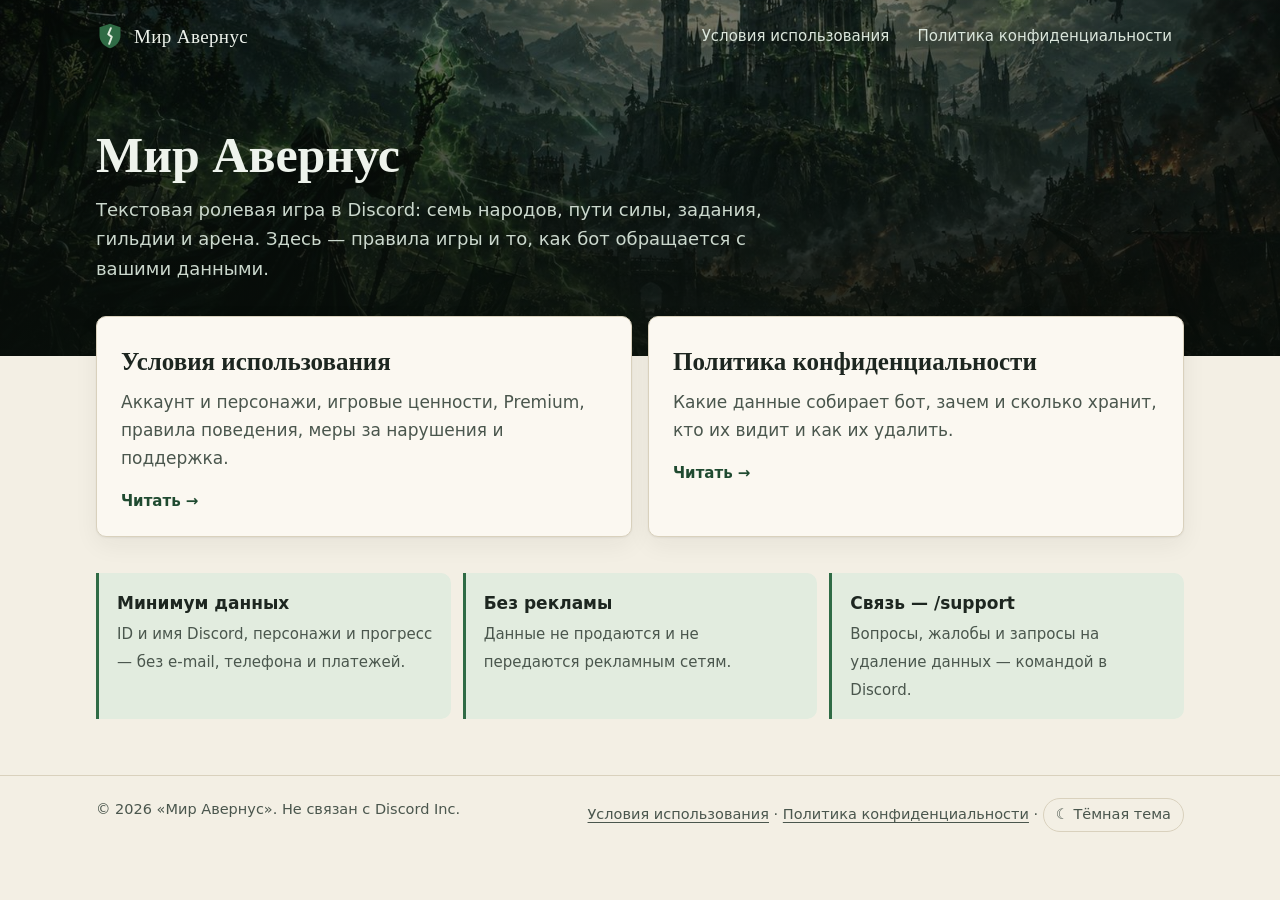
<file: index.html>
<!doctype html>
<html lang="ru">
<head>
<meta charset="utf-8">
<meta name="viewport" content="width=device-width, initial-scale=1">
<title>Мир Авернус — документы</title>
<meta name="description" content="Условия использования и Политика конфиденциальности Discord-бота «Мир Авернус» — текстовой ролевой игры.">
<link rel="icon" href="data:image/svg+xml,%3Csvg xmlns='http://www.w3.org/2000/svg' viewBox='0 0 32 32'%3E%3Cpath d='M16 2 4 6v9c0 7.2 5 12.6 12 15 7-2.4 12-7.8 12-15V6z' fill='%232f6b45'/%3E%3Cpath d='m17 7-3 7 4 3-3 8' fill='none' stroke='%23e2ecdf' stroke-width='2.2' stroke-linecap='round' stroke-linejoin='round'/%3E%3C/svg%3E">
<link rel="stylesheet" href="assets/style.css">
<script src="assets/theme.js"></script>
</head>
<body>
<header class="hero hero--home">
  <div class="hero-inner">
    <div class="topbar">
      <a class="brand" href="./">
        <svg viewBox="0 0 32 32" aria-hidden="true"><path d="M16 2 4 6v9c0 7.2 5 12.6 12 15 7-2.4 12-7.8 12-15V6z" fill="#2f6b45"/><path d="m17 7-3 7 4 3-3 8" fill="none" stroke="#e2ecdf" stroke-width="2.2" stroke-linecap="round" stroke-linejoin="round"/></svg>
        Мир Авернус
      </a>
      <nav class="topnav" aria-label="Документы">
        <a href="terms/">Условия использования</a>
        <a href="privacy/">Политика конфиденциальности</a>
      </nav>
    </div>
    <h1>Мир Авернус</h1>
    <p class="lead">Текстовая ролевая игра в Discord: семь народов, пути силы, задания, гильдии и арена. Здесь — правила игры и то, как бот обращается с вашими данными.</p>
  </div>
</header>

<main class="home" id="content">
  <div class="cards">
    <a class="card" href="terms/">
      <h2>Условия использования</h2>
      <p>Аккаунт и персонажи, игровые ценности, Premium, правила поведения, меры за нарушения и поддержка.</p>
      <span class="more">Читать →</span>
    </a>
    <a class="card" href="privacy/">
      <h2>Политика конфиденциальности</h2>
      <p>Какие данные собирает бот, зачем и сколько хранит, кто их видит и как их удалить.</p>
      <span class="more">Читать →</span>
    </a>
  </div>

  <div class="facts">
    <div class="fact"><strong>Минимум данных</strong><span>ID и имя Discord, персонажи и прогресс — без e-mail, телефона и платежей.</span></div>
    <div class="fact"><strong>Без рекламы</strong><span>Данные не продаются и не передаются рекламным сетям.</span></div>
    <div class="fact"><strong>Связь — /support</strong><span>Вопросы, жалобы и запросы на удаление данных — командой в Discord.</span></div>
  </div>
</main>

<footer class="footer">
  <div class="footer-inner">
    <span>© 2026 «Мир Авернус». Не связан с Discord Inc.</span>
    <span><a href="terms/">Условия использования</a> · <a href="privacy/">Политика конфиденциальности</a> · <button class="theme-toggle" type="button">Тема</button></span>
  </div>
</footer>
</body>
</html>
</file>
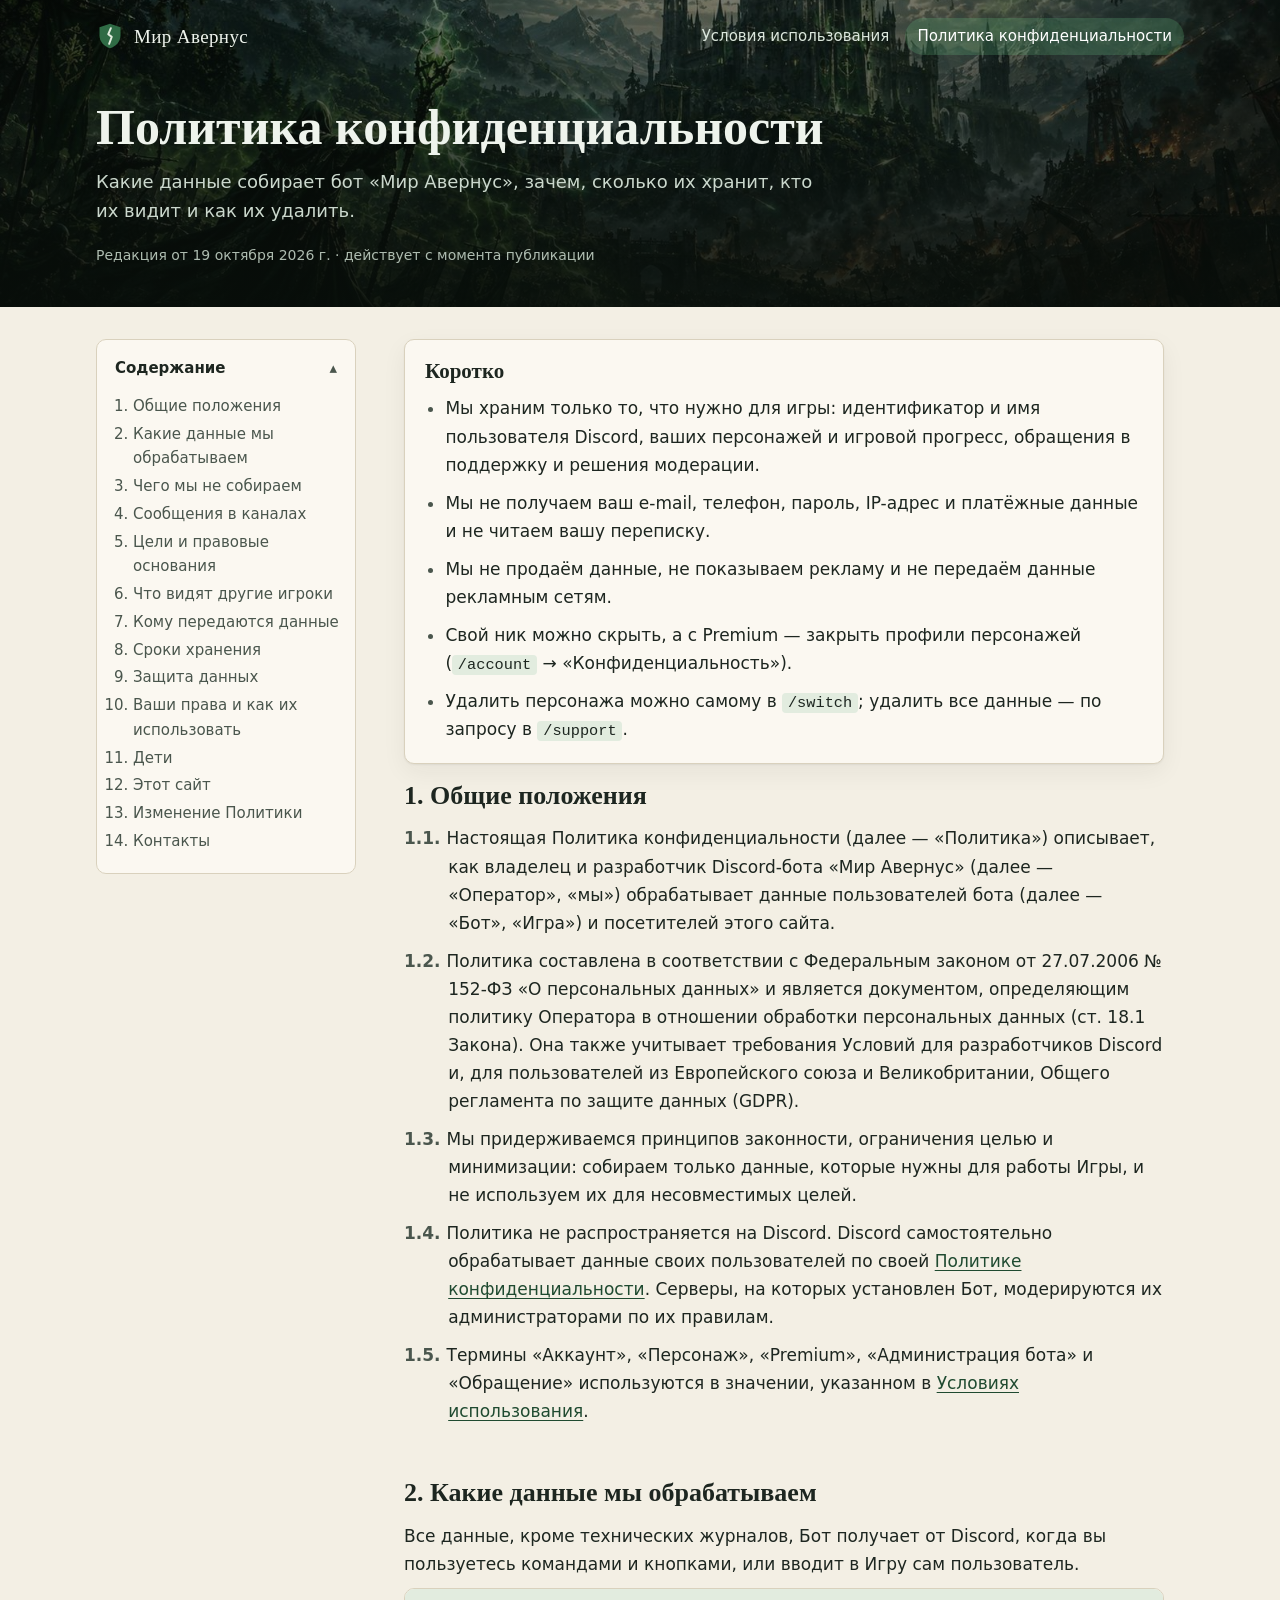
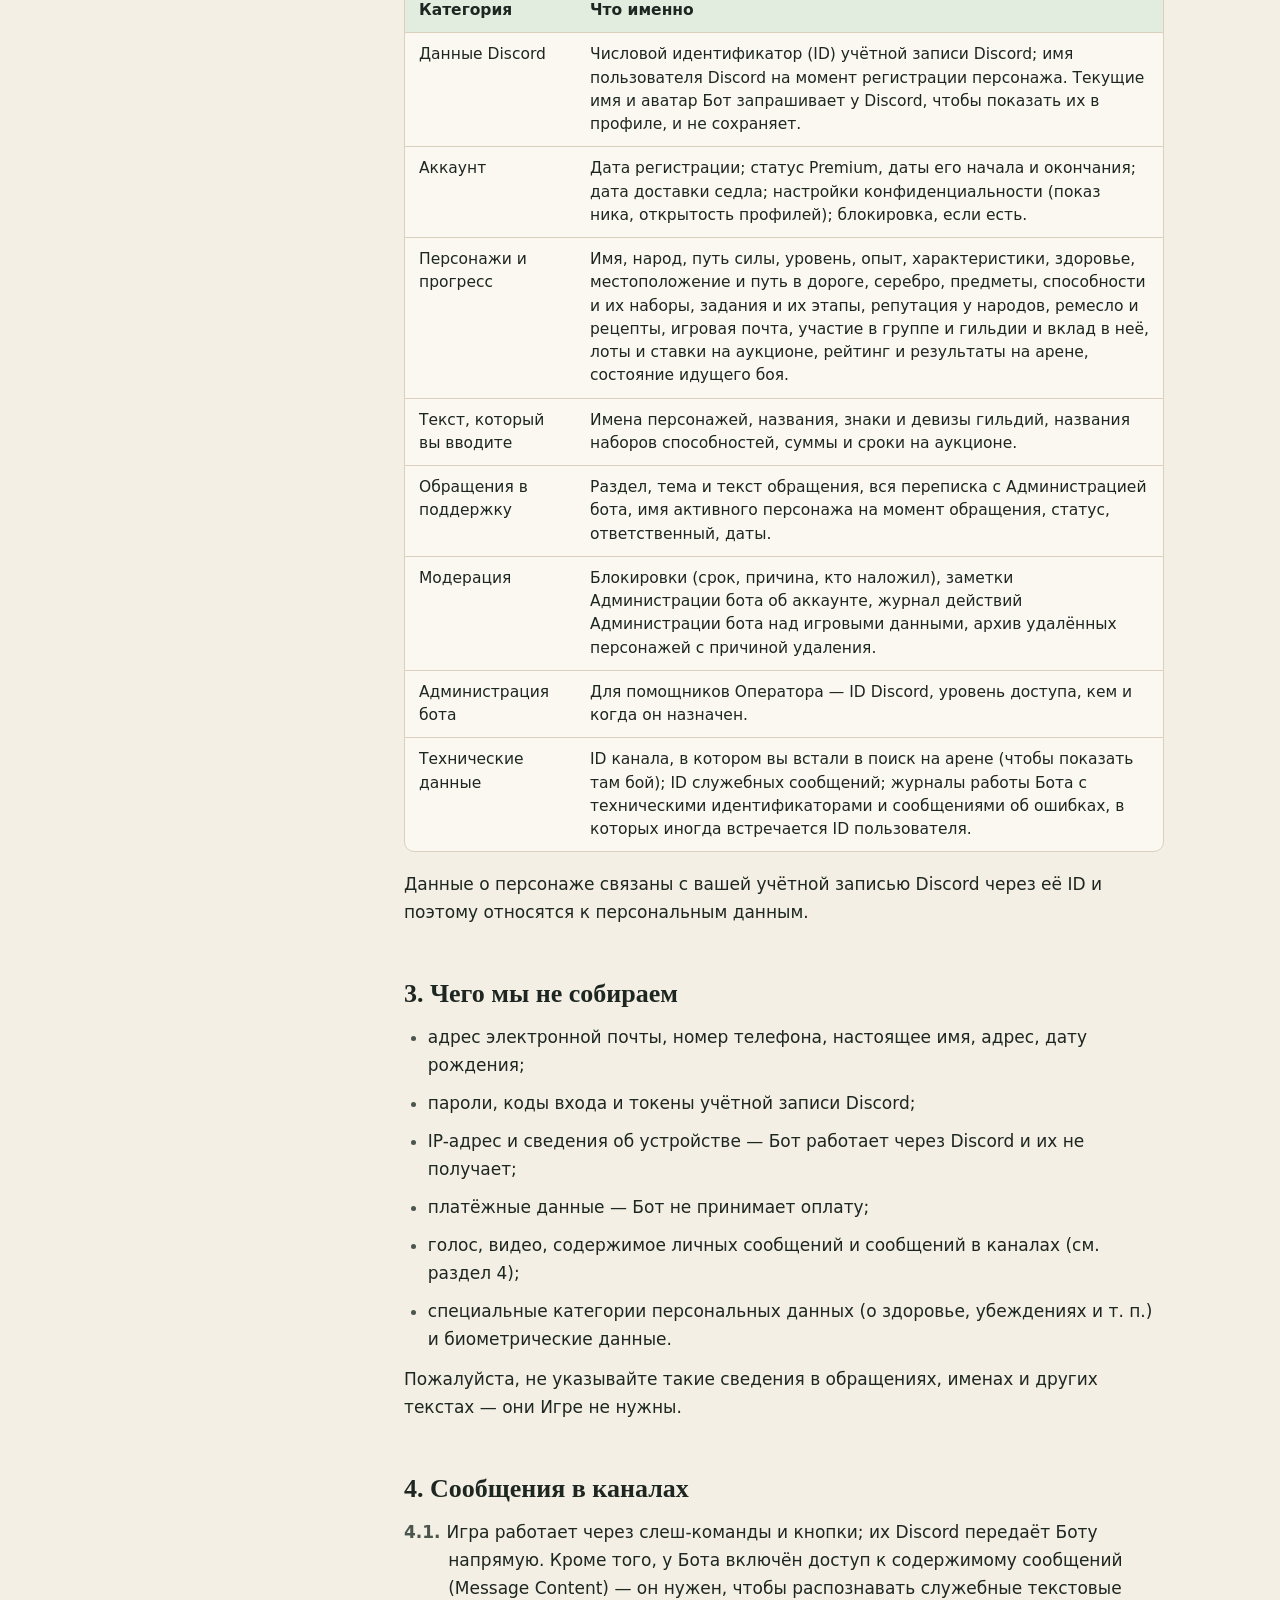
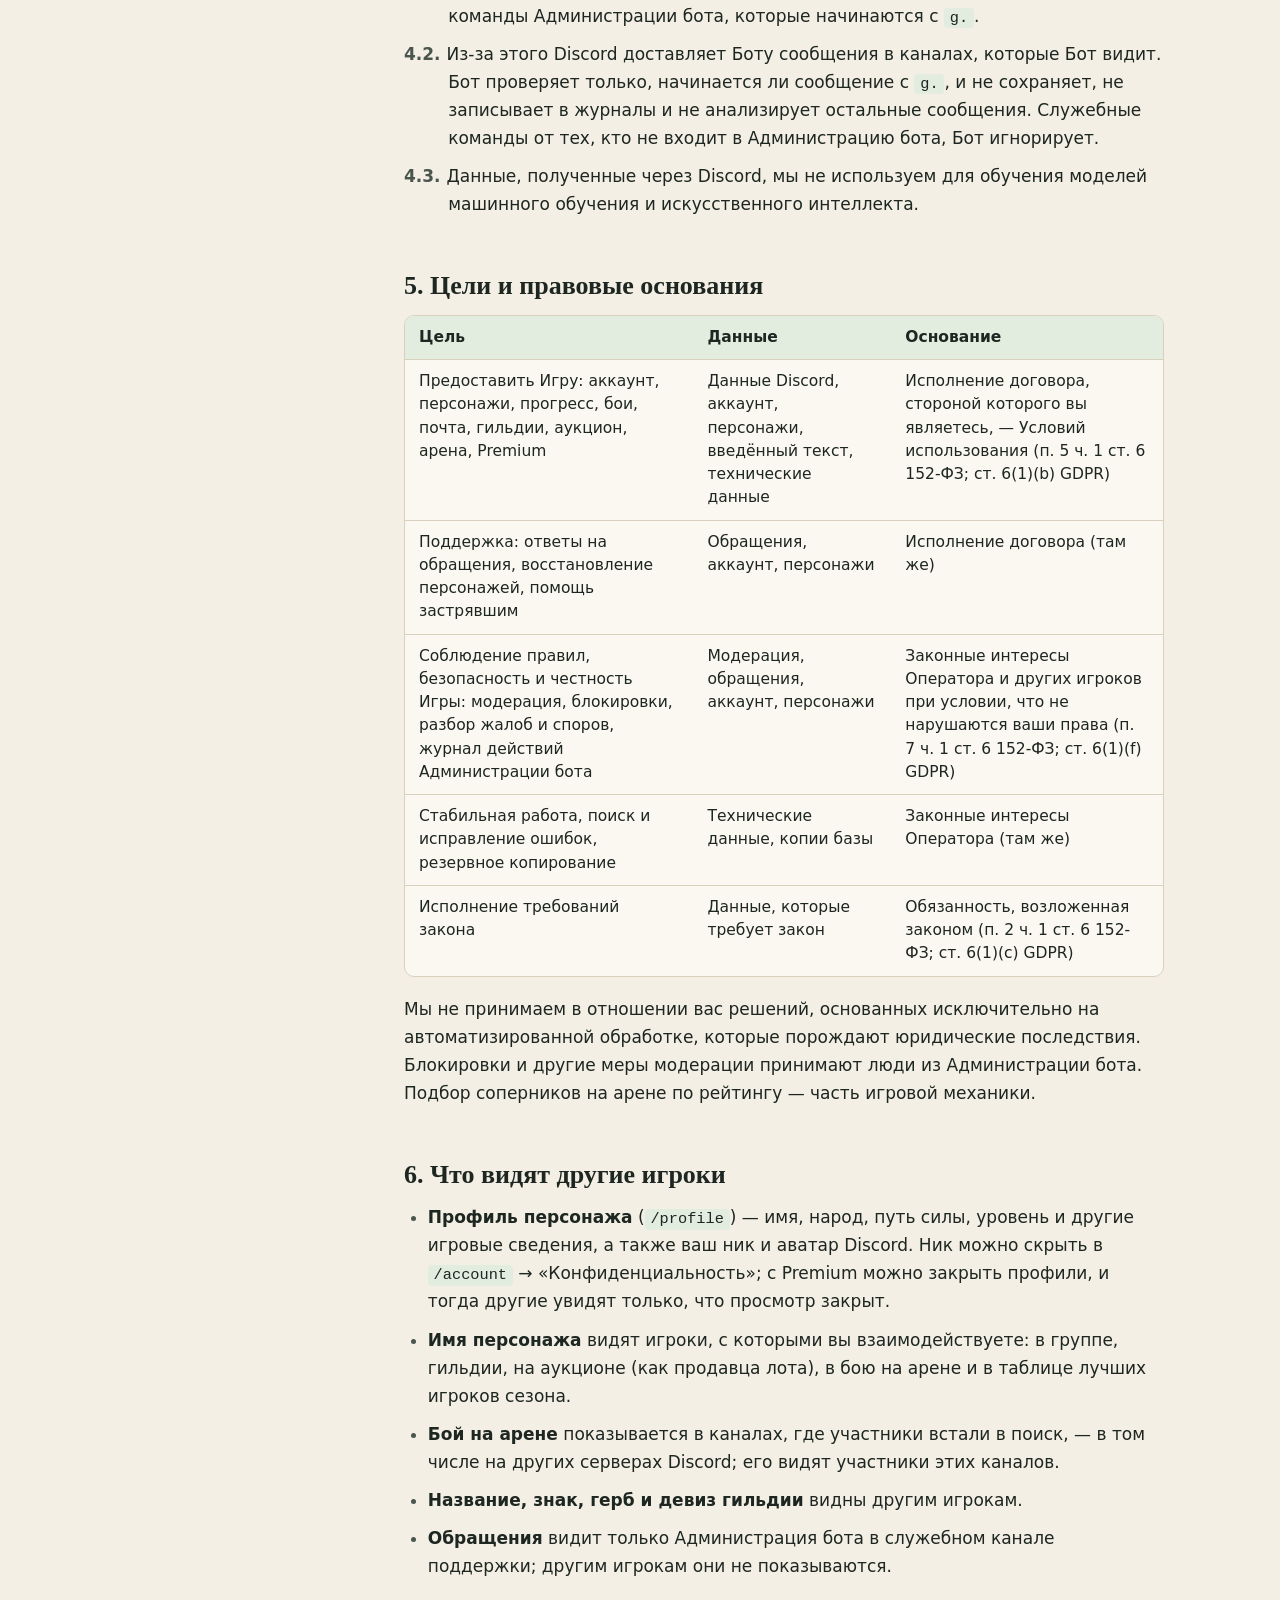
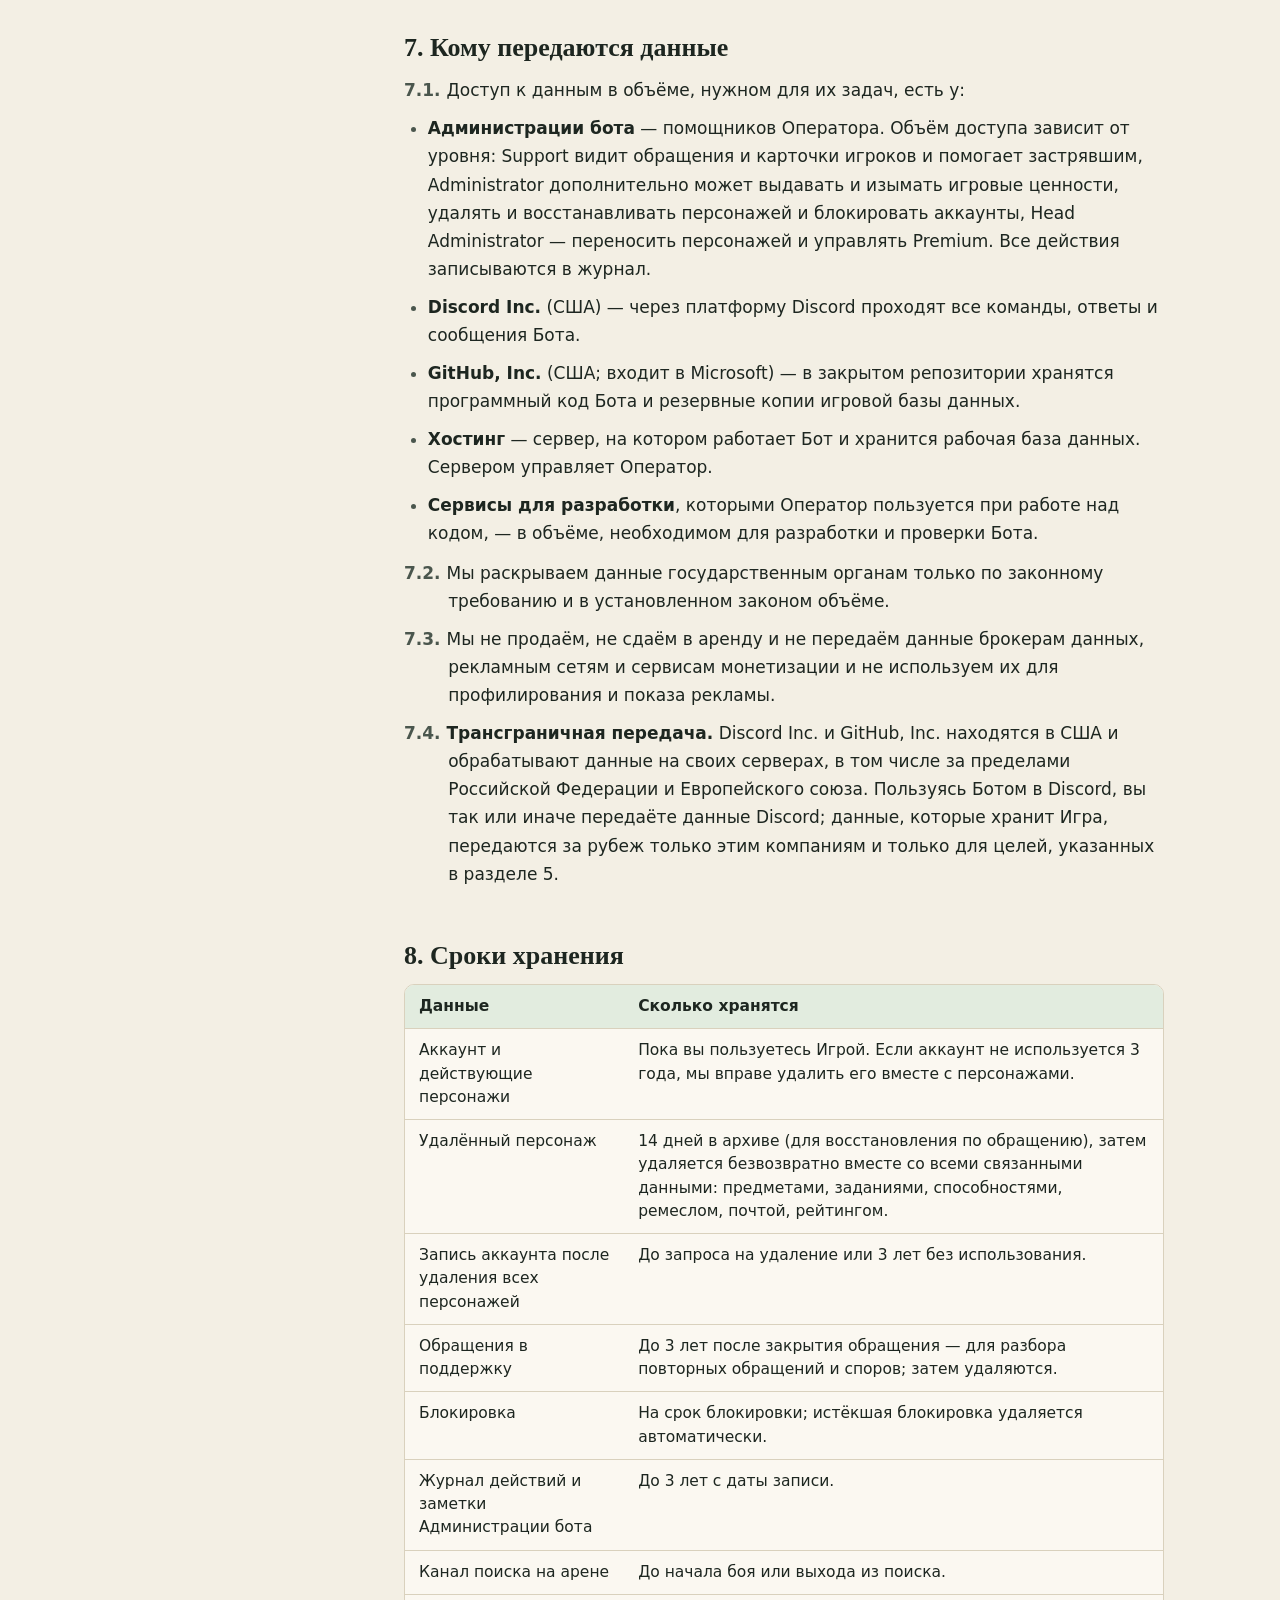
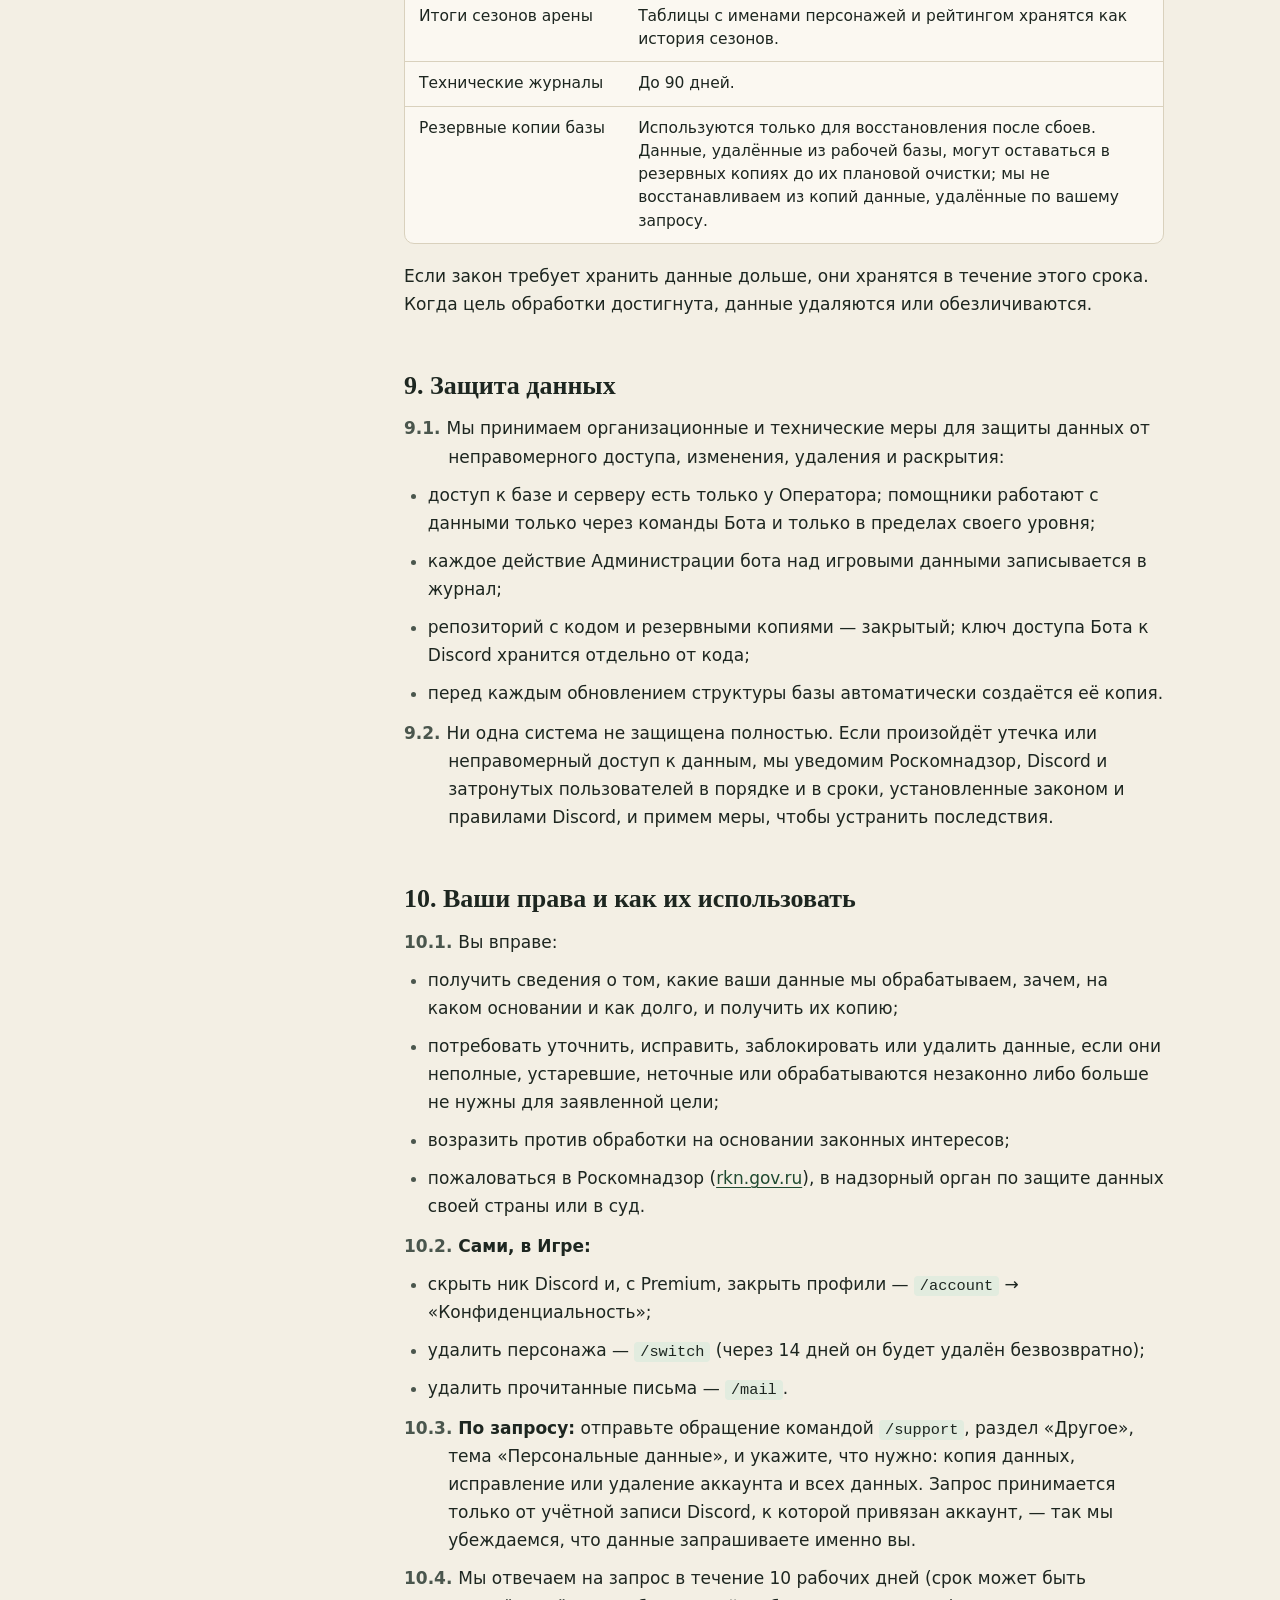
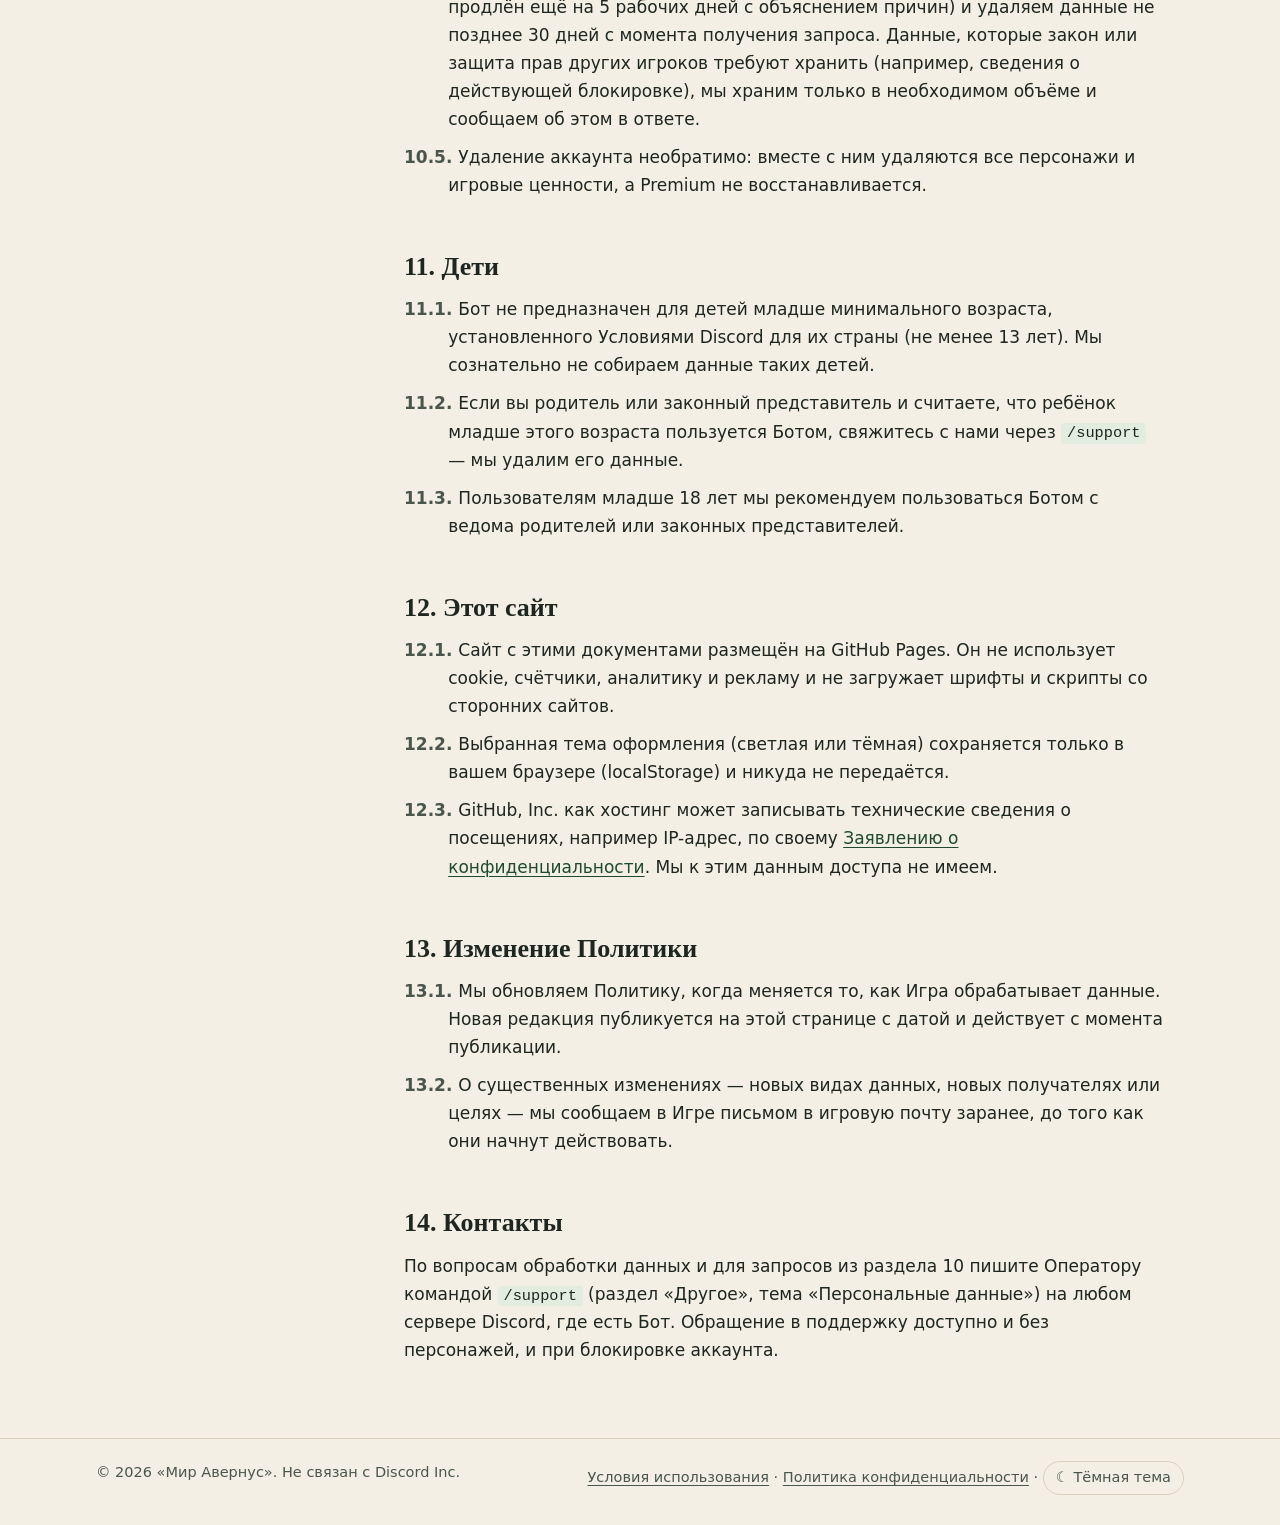
<file: privacy/index.html>
<!doctype html>
<html lang="ru">
<head>
<meta charset="utf-8">
<meta name="viewport" content="width=device-width, initial-scale=1">
<title>Политика конфиденциальности — Мир Авернус</title>
<meta name="description" content="Политика конфиденциальности Discord-бота «Мир Авернус»: какие данные собирает бот, зачем, сколько хранит, кому передаёт и как удалить свои данные.">
<link rel="icon" href="data:image/svg+xml,%3Csvg xmlns='http://www.w3.org/2000/svg' viewBox='0 0 32 32'%3E%3Cpath d='M16 2 4 6v9c0 7.2 5 12.6 12 15 7-2.4 12-7.8 12-15V6z' fill='%232f6b45'/%3E%3Cpath d='m17 7-3 7 4 3-3 8' fill='none' stroke='%23e2ecdf' stroke-width='2.2' stroke-linecap='round' stroke-linejoin='round'/%3E%3C/svg%3E">
<link rel="stylesheet" href="../assets/style.css">
<script src="../assets/theme.js"></script>
</head>
<body>
<a class="skip" href="#content">К тексту документа</a>

<header class="hero">
  <div class="hero-inner">
    <div class="topbar">
      <a class="brand" href="../">
        <svg viewBox="0 0 32 32" aria-hidden="true"><path d="M16 2 4 6v9c0 7.2 5 12.6 12 15 7-2.4 12-7.8 12-15V6z" fill="#2f6b45"/><path d="m17 7-3 7 4 3-3 8" fill="none" stroke="#e2ecdf" stroke-width="2.2" stroke-linecap="round" stroke-linejoin="round"/></svg>
        Мир Авернус
      </a>
      <nav class="topnav" aria-label="Документы">
        <a href="../terms/">Условия использования</a>
        <a href="../privacy/" aria-current="page">Политика конфиденциальности</a>
      </nav>
    </div>
    <h1>Политика конфиденциальности</h1>
    <p class="lead">Какие данные собирает бот «Мир Авернус», зачем, сколько их хранит, кто их видит и как их удалить.</p>
    <p class="meta">Редакция от 19 октября 2026 г. · действует с момента публикации</p>
  </div>
</header>

<div class="layout">
  <aside class="toc" aria-label="Содержание">
    <div class="toc-box">
      <details open>
        <summary>Содержание</summary>
        <ol>
          <li><a href="#general">Общие положения</a></li>
          <li><a href="#data">Какие данные мы обрабатываем</a></li>
          <li><a href="#not">Чего мы не собираем</a></li>
          <li><a href="#messages">Сообщения в каналах</a></li>
          <li><a href="#purposes">Цели и правовые основания</a></li>
          <li><a href="#visible">Что видят другие игроки</a></li>
          <li><a href="#share">Кому передаются данные</a></li>
          <li><a href="#retention">Сроки хранения</a></li>
          <li><a href="#security">Защита данных</a></li>
          <li><a href="#rights">Ваши права и как их использовать</a></li>
          <li><a href="#children">Дети</a></li>
          <li><a href="#site">Этот сайт</a></li>
          <li><a href="#changes">Изменение Политики</a></li>
          <li><a href="#contacts">Контакты</a></li>
        </ol>
      </details>
    </div>
  </aside>

  <main id="content" class="doc">

    <section class="summary" aria-labelledby="short">
      <h2 id="short">Коротко</h2>
      <ul>
        <li>Мы храним только то, что нужно для игры: идентификатор и имя пользователя Discord, ваших персонажей и игровой прогресс, обращения в поддержку и решения модерации.</li>
        <li>Мы не получаем ваш e-mail, телефон, пароль, IP-адрес и платёжные данные и не читаем вашу переписку.</li>
        <li>Мы не продаём данные, не показываем рекламу и не передаём данные рекламным сетям.</li>
        <li>Свой ник можно скрыть, а с Premium — закрыть профили персонажей (<code>/account</code> → «Конфиденциальность»).</li>
        <li>Удалить персонажа можно самому в <code>/switch</code>; удалить все данные — по запросу в <code>/support</code>.</li>
      </ul>
    </section>

    <h2 id="general">1. Общие положения</h2>
    <p class="clause"><span class="n">1.1.</span>Настоящая Политика конфиденциальности (далее — «Политика») описывает, как владелец и разработчик Discord-бота «Мир Авернус» (далее — «Оператор», «мы») обрабатывает данные пользователей бота (далее — «Бот», «Игра») и посетителей этого сайта.</p>
    <p class="clause"><span class="n">1.2.</span>Политика составлена в соответствии с Федеральным законом от 27.07.2006 № 152-ФЗ «О персональных данных» и является документом, определяющим политику Оператора в отношении обработки персональных данных (ст. 18.1 Закона). Она также учитывает требования Условий для разработчиков Discord и, для пользователей из Европейского союза и Великобритании, Общего регламента по защите данных (GDPR).</p>
    <p class="clause"><span class="n">1.3.</span>Мы придерживаемся принципов законности, ограничения целью и минимизации: собираем только данные, которые нужны для работы Игры, и не используем их для несовместимых целей.</p>
    <p class="clause"><span class="n">1.4.</span>Политика не распространяется на Discord. Discord самостоятельно обрабатывает данные своих пользователей по своей <a href="https://discord.com/privacy" rel="noopener">Политике конфиденциальности</a>. Серверы, на которых установлен Бот, модерируются их администраторами по их правилам.</p>
    <p class="clause"><span class="n">1.5.</span>Термины «Аккаунт», «Персонаж», «Premium», «Администрация бота» и «Обращение» используются в значении, указанном в <a href="../terms/#terms">Условиях использования</a>.</p>

    <h2 id="data">2. Какие данные мы обрабатываем</h2>
    <p>Все данные, кроме технических журналов, Бот получает от Discord, когда вы пользуетесь командами и кнопками, или вводит в Игру сам пользователь.</p>
    <div class="table-wrap">
      <table>
        <thead><tr><th scope="col">Категория</th><th scope="col">Что именно</th></tr></thead>
        <tbody>
          <tr><td>Данные Discord</td><td>Числовой идентификатор (ID) учётной записи Discord; имя пользователя Discord на момент регистрации персонажа. Текущие имя и аватар Бот запрашивает у Discord, чтобы показать их в профиле, и не сохраняет.</td></tr>
          <tr><td>Аккаунт</td><td>Дата регистрации; статус Premium, даты его начала и окончания; дата доставки седла; настройки конфиденциальности (показ ника, открытость профилей); блокировка, если есть.</td></tr>
          <tr><td>Персонажи и прогресс</td><td>Имя, народ, путь силы, уровень, опыт, характеристики, здоровье, местоположение и путь в дороге, серебро, предметы, способности и их наборы, задания и их этапы, репутация у народов, ремесло и рецепты, игровая почта, участие в группе и гильдии и вклад в неё, лоты и ставки на аукционе, рейтинг и результаты на арене, состояние идущего боя.</td></tr>
          <tr><td>Текст, который вы вводите</td><td>Имена персонажей, названия, знаки и девизы гильдий, названия наборов способностей, суммы и сроки на аукционе.</td></tr>
          <tr><td>Обращения в поддержку</td><td>Раздел, тема и текст обращения, вся переписка с Администрацией бота, имя активного персонажа на момент обращения, статус, ответственный, даты.</td></tr>
          <tr><td>Модерация</td><td>Блокировки (срок, причина, кто наложил), заметки Администрации бота об аккаунте, журнал действий Администрации бота над игровыми данными, архив удалённых персонажей с причиной удаления.</td></tr>
          <tr><td>Администрация бота</td><td>Для помощников Оператора — ID Discord, уровень доступа, кем и когда он назначен.</td></tr>
          <tr><td>Технические данные</td><td>ID канала, в котором вы встали в поиск на арене (чтобы показать там бой); ID служебных сообщений; журналы работы Бота с техническими идентификаторами и сообщениями об ошибках, в которых иногда встречается ID пользователя.</td></tr>
        </tbody>
      </table>
    </div>
    <p>Данные о персонаже связаны с вашей учётной записью Discord через её ID и поэтому относятся к персональным данным.</p>

    <h2 id="not">3. Чего мы не собираем</h2>
    <ul>
      <li>адрес электронной почты, номер телефона, настоящее имя, адрес, дату рождения;</li>
      <li>пароли, коды входа и токены учётной записи Discord;</li>
      <li>IP-адрес и сведения об устройстве — Бот работает через Discord и их не получает;</li>
      <li>платёжные данные — Бот не принимает оплату;</li>
      <li>голос, видео, содержимое личных сообщений и сообщений в каналах (см. раздел 4);</li>
      <li>специальные категории персональных данных (о здоровье, убеждениях и т. п.) и биометрические данные.</li>
    </ul>
    <p>Пожалуйста, не указывайте такие сведения в обращениях, именах и других текстах — они Игре не нужны.</p>

    <h2 id="messages">4. Сообщения в каналах</h2>
    <p class="clause"><span class="n">4.1.</span>Игра работает через слеш-команды и кнопки; их Discord передаёт Боту напрямую. Кроме того, у Бота включён доступ к содержимому сообщений (Message Content) — он нужен, чтобы распознавать служебные текстовые команды Администрации бота, которые начинаются с <code>g.</code>.</p>
    <p class="clause"><span class="n">4.2.</span>Из-за этого Discord доставляет Боту сообщения в каналах, которые Бот видит. Бот проверяет только, начинается ли сообщение с <code>g.</code>, и не сохраняет, не записывает в журналы и не анализирует остальные сообщения. Служебные команды от тех, кто не входит в Администрацию бота, Бот игнорирует.</p>
    <p class="clause"><span class="n">4.3.</span>Данные, полученные через Discord, мы не используем для обучения моделей машинного обучения и искусственного интеллекта.</p>

    <h2 id="purposes">5. Цели и правовые основания</h2>
    <div class="table-wrap">
      <table>
        <thead><tr><th scope="col">Цель</th><th scope="col">Данные</th><th scope="col">Основание</th></tr></thead>
        <tbody>
          <tr><td>Предоставить Игру: аккаунт, персонажи, прогресс, бои, почта, гильдии, аукцион, арена, Premium</td><td>Данные Discord, аккаунт, персонажи, введённый текст, технические данные</td><td>Исполнение договора, стороной которого вы являетесь, — Условий использования (п. 5 ч. 1 ст. 6 152-ФЗ; ст. 6(1)(b) GDPR)</td></tr>
          <tr><td>Поддержка: ответы на обращения, восстановление персонажей, помощь застрявшим</td><td>Обращения, аккаунт, персонажи</td><td>Исполнение договора (там же)</td></tr>
          <tr><td>Соблюдение правил, безопасность и честность Игры: модерация, блокировки, разбор жалоб и споров, журнал действий Администрации бота</td><td>Модерация, обращения, аккаунт, персонажи</td><td>Законные интересы Оператора и других игроков при условии, что не нарушаются ваши права (п. 7 ч. 1 ст. 6 152-ФЗ; ст. 6(1)(f) GDPR)</td></tr>
          <tr><td>Стабильная работа, поиск и исправление ошибок, резервное копирование</td><td>Технические данные, копии базы</td><td>Законные интересы Оператора (там же)</td></tr>
          <tr><td>Исполнение требований закона</td><td>Данные, которые требует закон</td><td>Обязанность, возложенная законом (п. 2 ч. 1 ст. 6 152-ФЗ; ст. 6(1)(c) GDPR)</td></tr>
        </tbody>
      </table>
    </div>
    <p>Мы не принимаем в отношении вас решений, основанных исключительно на автоматизированной обработке, которые порождают юридические последствия. Блокировки и другие меры модерации принимают люди из Администрации бота. Подбор соперников на арене по рейтингу — часть игровой механики.</p>

    <h2 id="visible">6. Что видят другие игроки</h2>
    <ul>
      <li><strong>Профиль персонажа</strong> (<code>/profile</code>) — имя, народ, путь силы, уровень и другие игровые сведения, а также ваш ник и аватар Discord. Ник можно скрыть в <code>/account</code> → «Конфиденциальность»; с Premium можно закрыть профили, и тогда другие увидят только, что просмотр закрыт.</li>
      <li><strong>Имя персонажа</strong> видят игроки, с которыми вы взаимодействуете: в группе, гильдии, на аукционе (как продавца лота), в бою на арене и в таблице лучших игроков сезона.</li>
      <li><strong>Бой на арене</strong> показывается в каналах, где участники встали в поиск, — в том числе на других серверах Discord; его видят участники этих каналов.</li>
      <li><strong>Название, знак, герб и девиз гильдии</strong> видны другим игрокам.</li>
      <li><strong>Обращения</strong> видит только Администрация бота в служебном канале поддержки; другим игрокам они не показываются.</li>
    </ul>

    <h2 id="share">7. Кому передаются данные</h2>
    <p class="clause"><span class="n">7.1.</span>Доступ к данным в объёме, нужном для их задач, есть у:</p>
    <ul>
      <li><strong>Администрации бота</strong> — помощников Оператора. Объём доступа зависит от уровня: Support видит обращения и карточки игроков и помогает застрявшим, Administrator дополнительно может выдавать и изымать игровые ценности, удалять и восстанавливать персонажей и блокировать аккаунты, Head Administrator — переносить персонажей и управлять Premium. Все действия записываются в журнал.</li>
      <li><strong>Discord Inc.</strong> (США) — через платформу Discord проходят все команды, ответы и сообщения Бота.</li>
      <li><strong>GitHub, Inc.</strong> (США; входит в Microsoft) — в закрытом репозитории хранятся программный код Бота и резервные копии игровой базы данных.</li>
      <li><strong>Хостинг</strong> — сервер, на котором работает Бот и хранится рабочая база данных. Сервером управляет Оператор.</li>
      <li><strong>Сервисы для разработки</strong>, которыми Оператор пользуется при работе над кодом, — в объёме, необходимом для разработки и проверки Бота.</li>
    </ul>
    <p class="clause"><span class="n">7.2.</span>Мы раскрываем данные государственным органам только по законному требованию и в установленном законом объёме.</p>
    <p class="clause"><span class="n">7.3.</span>Мы не продаём, не сдаём в аренду и не передаём данные брокерам данных, рекламным сетям и сервисам монетизации и не используем их для профилирования и показа рекламы.</p>
    <p class="clause"><span class="n">7.4.</span><strong>Трансграничная передача.</strong> Discord Inc. и GitHub, Inc. находятся в США и обрабатывают данные на своих серверах, в том числе за пределами Российской Федерации и Европейского союза. Пользуясь Ботом в Discord, вы так или иначе передаёте данные Discord; данные, которые хранит Игра, передаются за рубеж только этим компаниям и только для целей, указанных в разделе 5.</p>

    <h2 id="retention">8. Сроки хранения</h2>
    <div class="table-wrap">
      <table>
        <thead><tr><th scope="col">Данные</th><th scope="col">Сколько хранятся</th></tr></thead>
        <tbody>
          <tr><td>Аккаунт и действующие персонажи</td><td>Пока вы пользуетесь Игрой. Если аккаунт не используется 3 года, мы вправе удалить его вместе с персонажами.</td></tr>
          <tr><td>Удалённый персонаж</td><td>14 дней в архиве (для восстановления по обращению), затем удаляется безвозвратно вместе со всеми связанными данными: предметами, заданиями, способностями, ремеслом, почтой, рейтингом.</td></tr>
          <tr><td>Запись аккаунта после удаления всех персонажей</td><td>До запроса на удаление или 3 лет без использования.</td></tr>
          <tr><td>Обращения в поддержку</td><td>До 3 лет после закрытия обращения — для разбора повторных обращений и споров; затем удаляются.</td></tr>
          <tr><td>Блокировка</td><td>На срок блокировки; истёкшая блокировка удаляется автоматически.</td></tr>
          <tr><td>Журнал действий и заметки Администрации бота</td><td>До 3 лет с даты записи.</td></tr>
          <tr><td>Канал поиска на арене</td><td>До начала боя или выхода из поиска.</td></tr>
          <tr><td>Итоги сезонов арены</td><td>Таблицы с именами персонажей и рейтингом хранятся как история сезонов.</td></tr>
          <tr><td>Технические журналы</td><td>До 90 дней.</td></tr>
          <tr><td>Резервные копии базы</td><td>Используются только для восстановления после сбоев. Данные, удалённые из рабочей базы, могут оставаться в резервных копиях до их плановой очистки; мы не восстанавливаем из копий данные, удалённые по вашему запросу.</td></tr>
        </tbody>
      </table>
    </div>
    <p>Если закон требует хранить данные дольше, они хранятся в течение этого срока. Когда цель обработки достигнута, данные удаляются или обезличиваются.</p>

    <h2 id="security">9. Защита данных</h2>
    <p class="clause"><span class="n">9.1.</span>Мы принимаем организационные и технические меры для защиты данных от неправомерного доступа, изменения, удаления и раскрытия:</p>
    <ul>
      <li>доступ к базе и серверу есть только у Оператора; помощники работают с данными только через команды Бота и только в пределах своего уровня;</li>
      <li>каждое действие Администрации бота над игровыми данными записывается в журнал;</li>
      <li>репозиторий с кодом и резервными копиями — закрытый; ключ доступа Бота к Discord хранится отдельно от кода;</li>
      <li>перед каждым обновлением структуры базы автоматически создаётся её копия.</li>
    </ul>
    <p class="clause"><span class="n">9.2.</span>Ни одна система не защищена полностью. Если произойдёт утечка или неправомерный доступ к данным, мы уведомим Роскомнадзор, Discord и затронутых пользователей в порядке и в сроки, установленные законом и правилами Discord, и примем меры, чтобы устранить последствия.</p>

    <h2 id="rights">10. Ваши права и как их использовать</h2>
    <p class="clause"><span class="n">10.1.</span>Вы вправе:</p>
    <ul>
      <li>получить сведения о том, какие ваши данные мы обрабатываем, зачем, на каком основании и как долго, и получить их копию;</li>
      <li>потребовать уточнить, исправить, заблокировать или удалить данные, если они неполные, устаревшие, неточные или обрабатываются незаконно либо больше не нужны для заявленной цели;</li>
      <li>возразить против обработки на основании законных интересов;</li>
      <li>пожаловаться в Роскомнадзор (<a href="https://rkn.gov.ru" rel="noopener">rkn.gov.ru</a>), в надзорный орган по защите данных своей страны или в суд.</li>
    </ul>
    <p class="clause"><span class="n">10.2.</span><strong>Сами, в Игре:</strong></p>
    <ul>
      <li>скрыть ник Discord и, с Premium, закрыть профили — <code>/account</code> → «Конфиденциальность»;</li>
      <li>удалить персонажа — <code>/switch</code> (через 14 дней он будет удалён безвозвратно);</li>
      <li>удалить прочитанные письма — <code>/mail</code>.</li>
    </ul>
    <p class="clause"><span class="n">10.3.</span><strong>По запросу:</strong> отправьте обращение командой <code>/support</code>, раздел «Другое», тема «Персональные данные», и укажите, что нужно: копия данных, исправление или удаление аккаунта и всех данных. Запрос принимается только от учётной записи Discord, к которой привязан аккаунт, — так мы убеждаемся, что данные запрашиваете именно вы.</p>
    <p class="clause"><span class="n">10.4.</span>Мы отвечаем на запрос в течение 10 рабочих дней (срок может быть продлён ещё на 5 рабочих дней с объяснением причин) и удаляем данные не позднее 30 дней с момента получения запроса. Данные, которые закон или защита прав других игроков требуют хранить (например, сведения о действующей блокировке), мы храним только в необходимом объёме и сообщаем об этом в ответе.</p>
    <p class="clause"><span class="n">10.5.</span>Удаление аккаунта необратимо: вместе с ним удаляются все персонажи и игровые ценности, а Premium не восстанавливается.</p>

    <h2 id="children">11. Дети</h2>
    <p class="clause"><span class="n">11.1.</span>Бот не предназначен для детей младше минимального возраста, установленного Условиями Discord для их страны (не менее 13 лет). Мы сознательно не собираем данные таких детей.</p>
    <p class="clause"><span class="n">11.2.</span>Если вы родитель или законный представитель и считаете, что ребёнок младше этого возраста пользуется Ботом, свяжитесь с нами через <code>/support</code> — мы удалим его данные.</p>
    <p class="clause"><span class="n">11.3.</span>Пользователям младше 18 лет мы рекомендуем пользоваться Ботом с ведома родителей или законных представителей.</p>

    <h2 id="site">12. Этот сайт</h2>
    <p class="clause"><span class="n">12.1.</span>Сайт с этими документами размещён на GitHub Pages. Он не использует cookie, счётчики, аналитику и рекламу и не загружает шрифты и скрипты со сторонних сайтов.</p>
    <p class="clause"><span class="n">12.2.</span>Выбранная тема оформления (светлая или тёмная) сохраняется только в вашем браузере (localStorage) и никуда не передаётся.</p>
    <p class="clause"><span class="n">12.3.</span>GitHub, Inc. как хостинг может записывать технические сведения о посещениях, например IP-адрес, по своему <a href="https://docs.github.com/site-policy/privacy-policies/github-general-privacy-statement" rel="noopener">Заявлению о конфиденциальности</a>. Мы к этим данным доступа не имеем.</p>

    <h2 id="changes">13. Изменение Политики</h2>
    <p class="clause"><span class="n">13.1.</span>Мы обновляем Политику, когда меняется то, как Игра обрабатывает данные. Новая редакция публикуется на этой странице с датой и действует с момента публикации.</p>
    <p class="clause"><span class="n">13.2.</span>О существенных изменениях — новых видах данных, новых получателях или целях — мы сообщаем в Игре письмом в игровую почту заранее, до того как они начнут действовать.</p>

    <h2 id="contacts">14. Контакты</h2>
    <p>По вопросам обработки данных и для запросов из раздела 10 пишите Оператору командой <code>/support</code> (раздел «Другое», тема «Персональные данные») на любом сервере Discord, где есть Бот. Обращение в поддержку доступно и без персонажей, и при блокировке аккаунта.</p>
  </main>
</div>

<footer class="footer">
  <div class="footer-inner">
    <span>© 2026 «Мир Авернус». Не связан с Discord Inc.</span>
    <span><a href="../terms/">Условия использования</a> · <a href="../privacy/">Политика конфиденциальности</a> · <button class="theme-toggle" type="button">Тема</button></span>
  </div>
</footer>
</body>
</html>
</file>
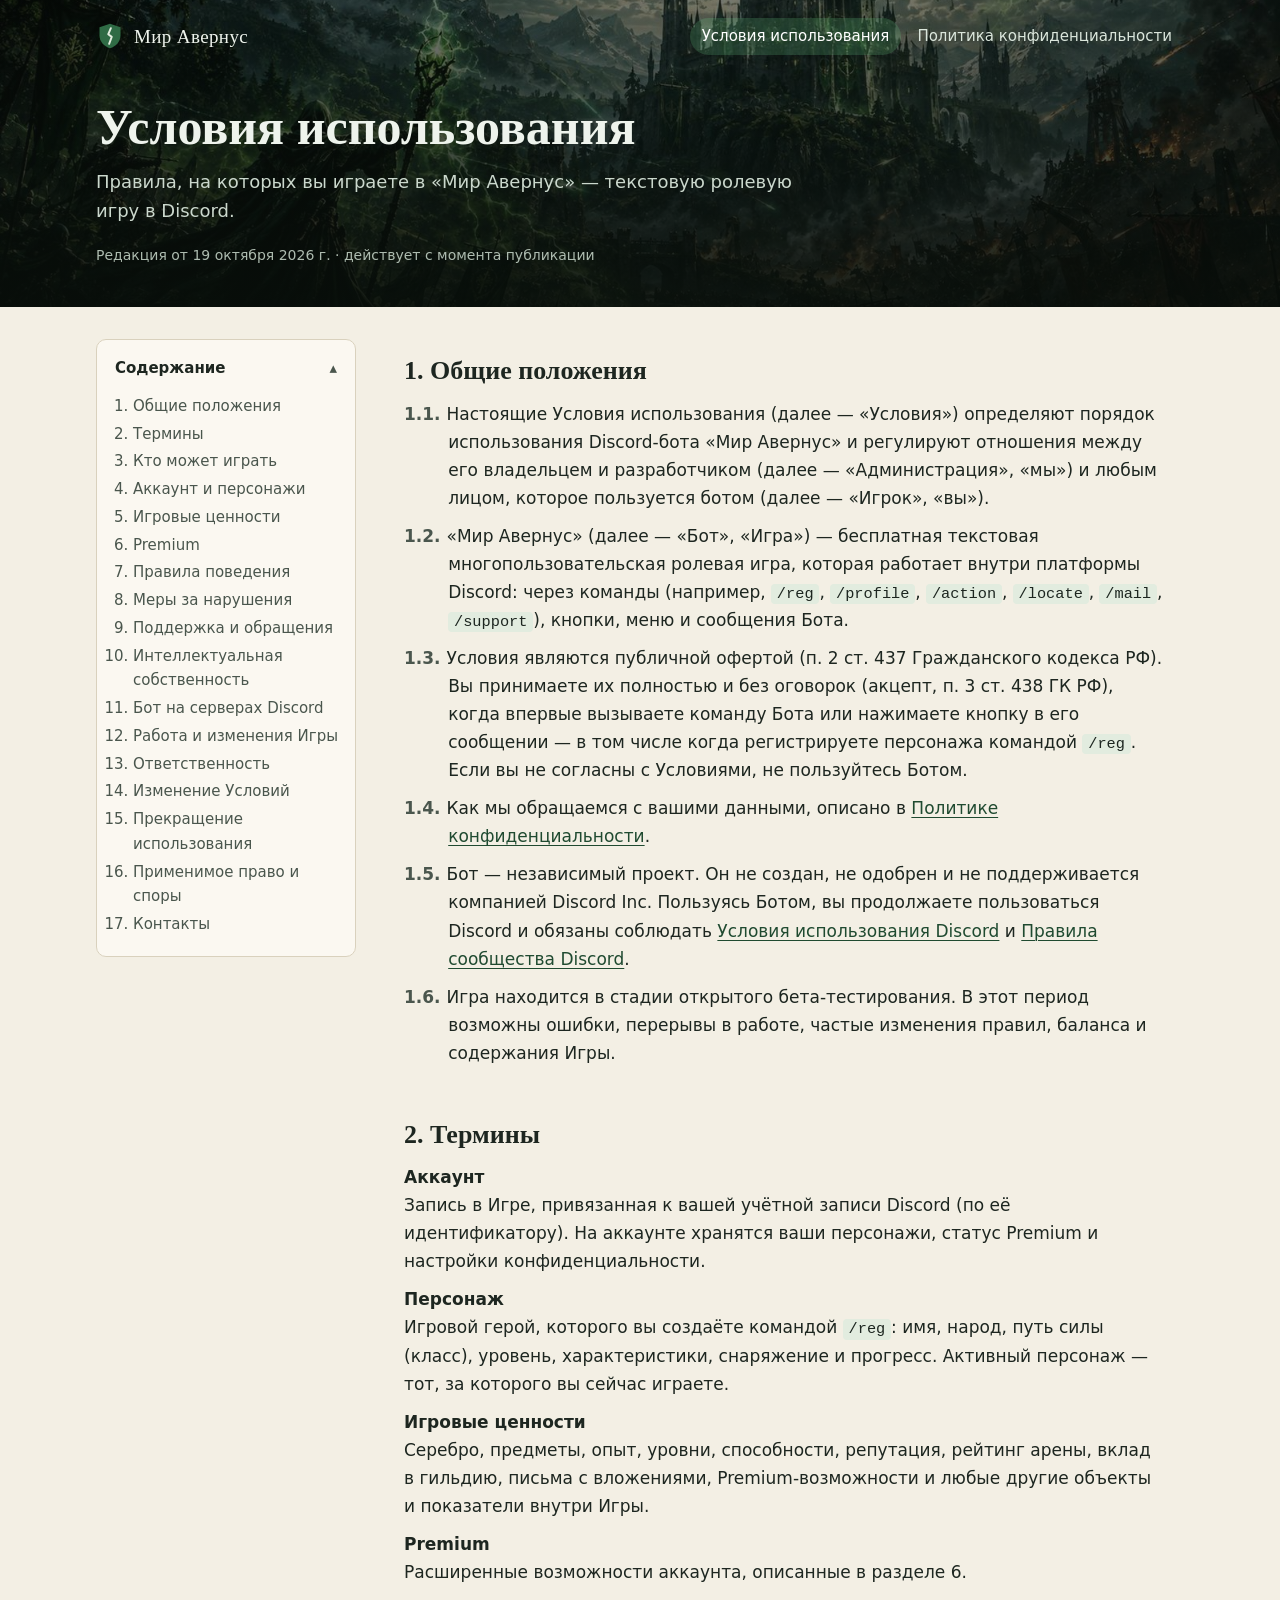
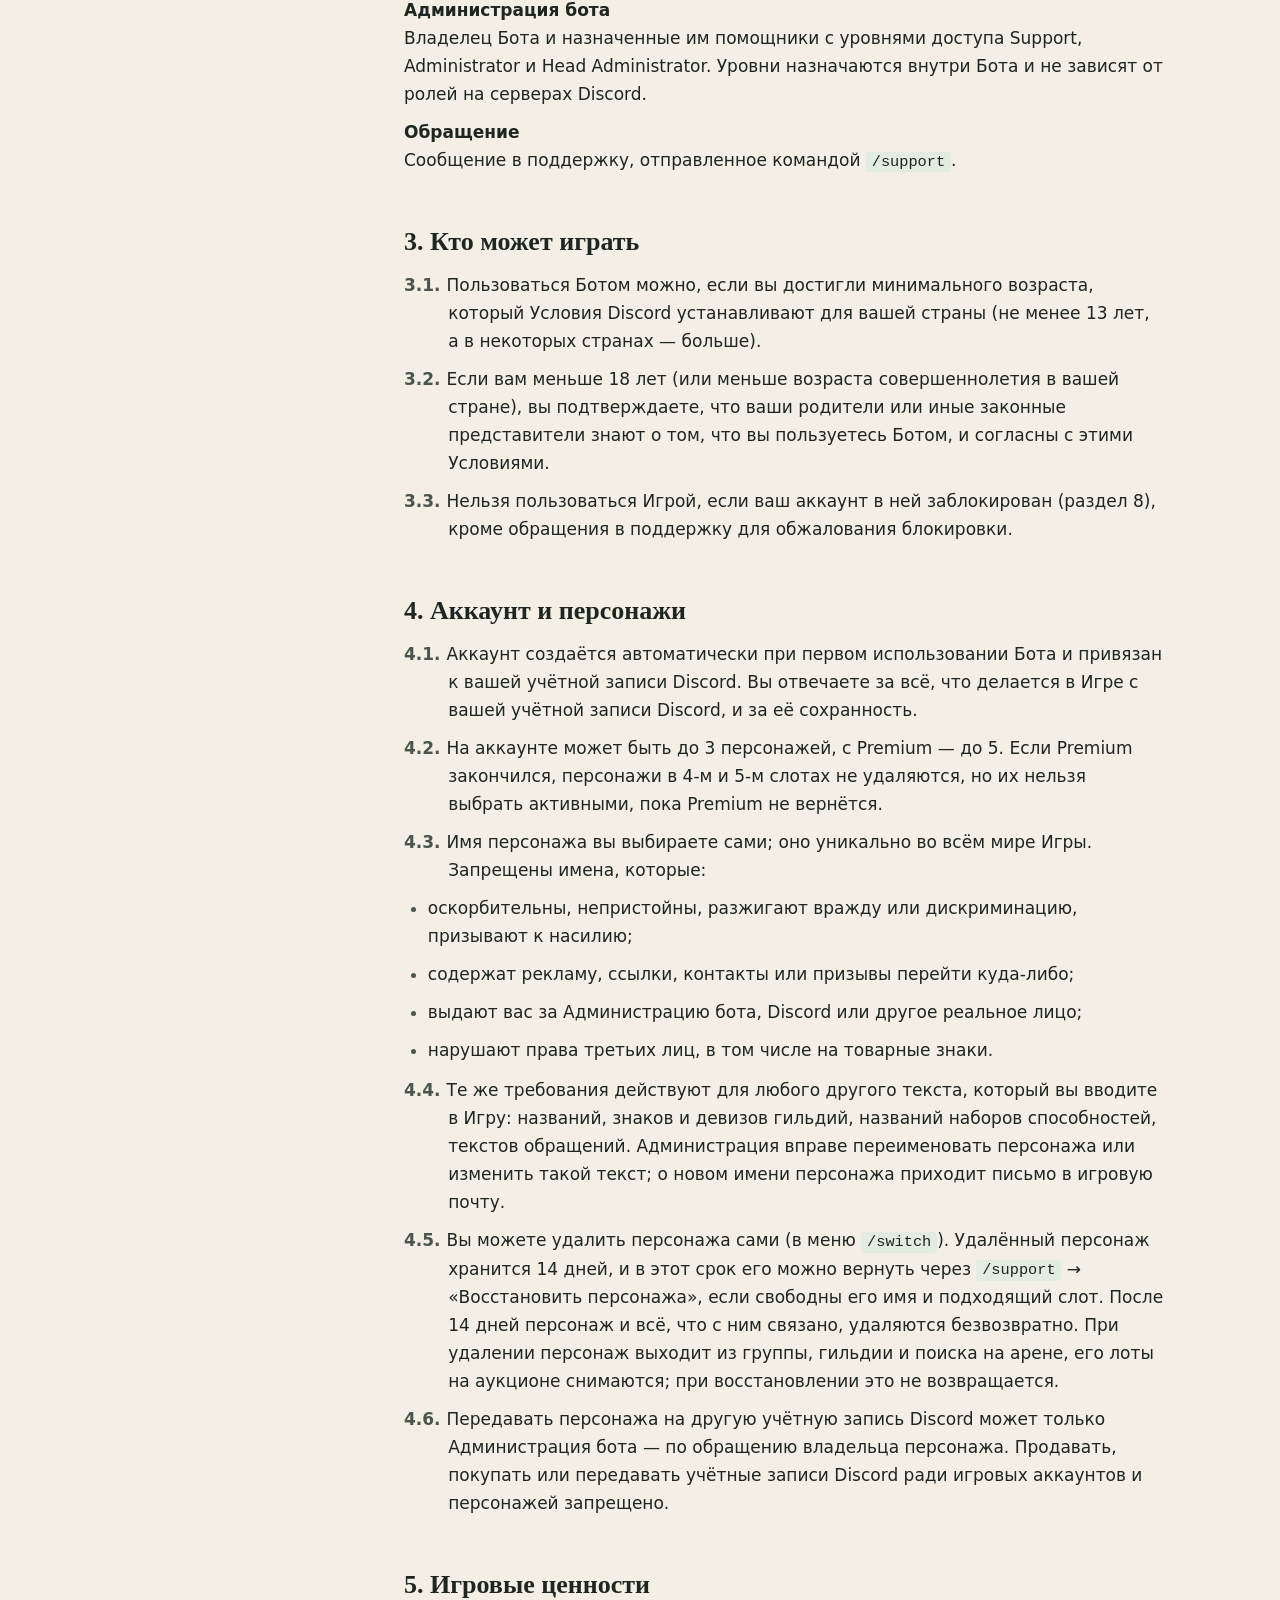
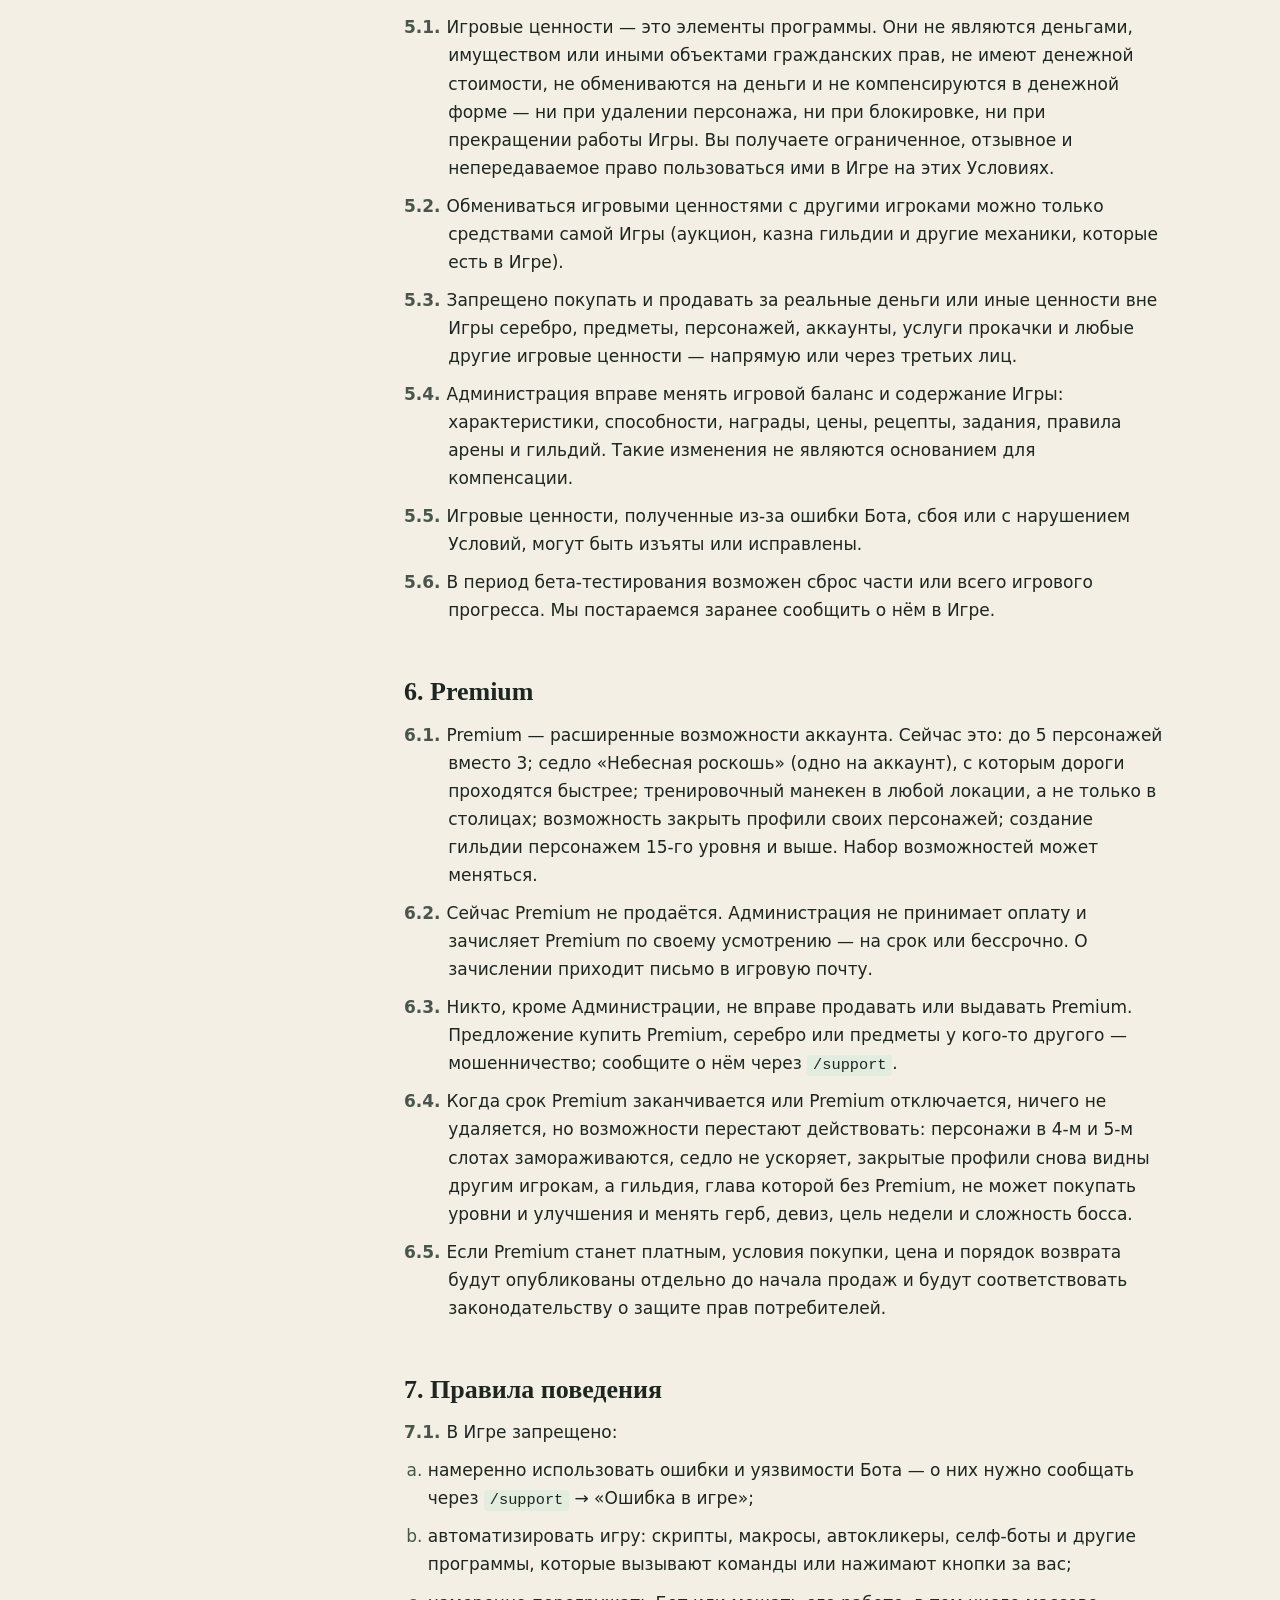
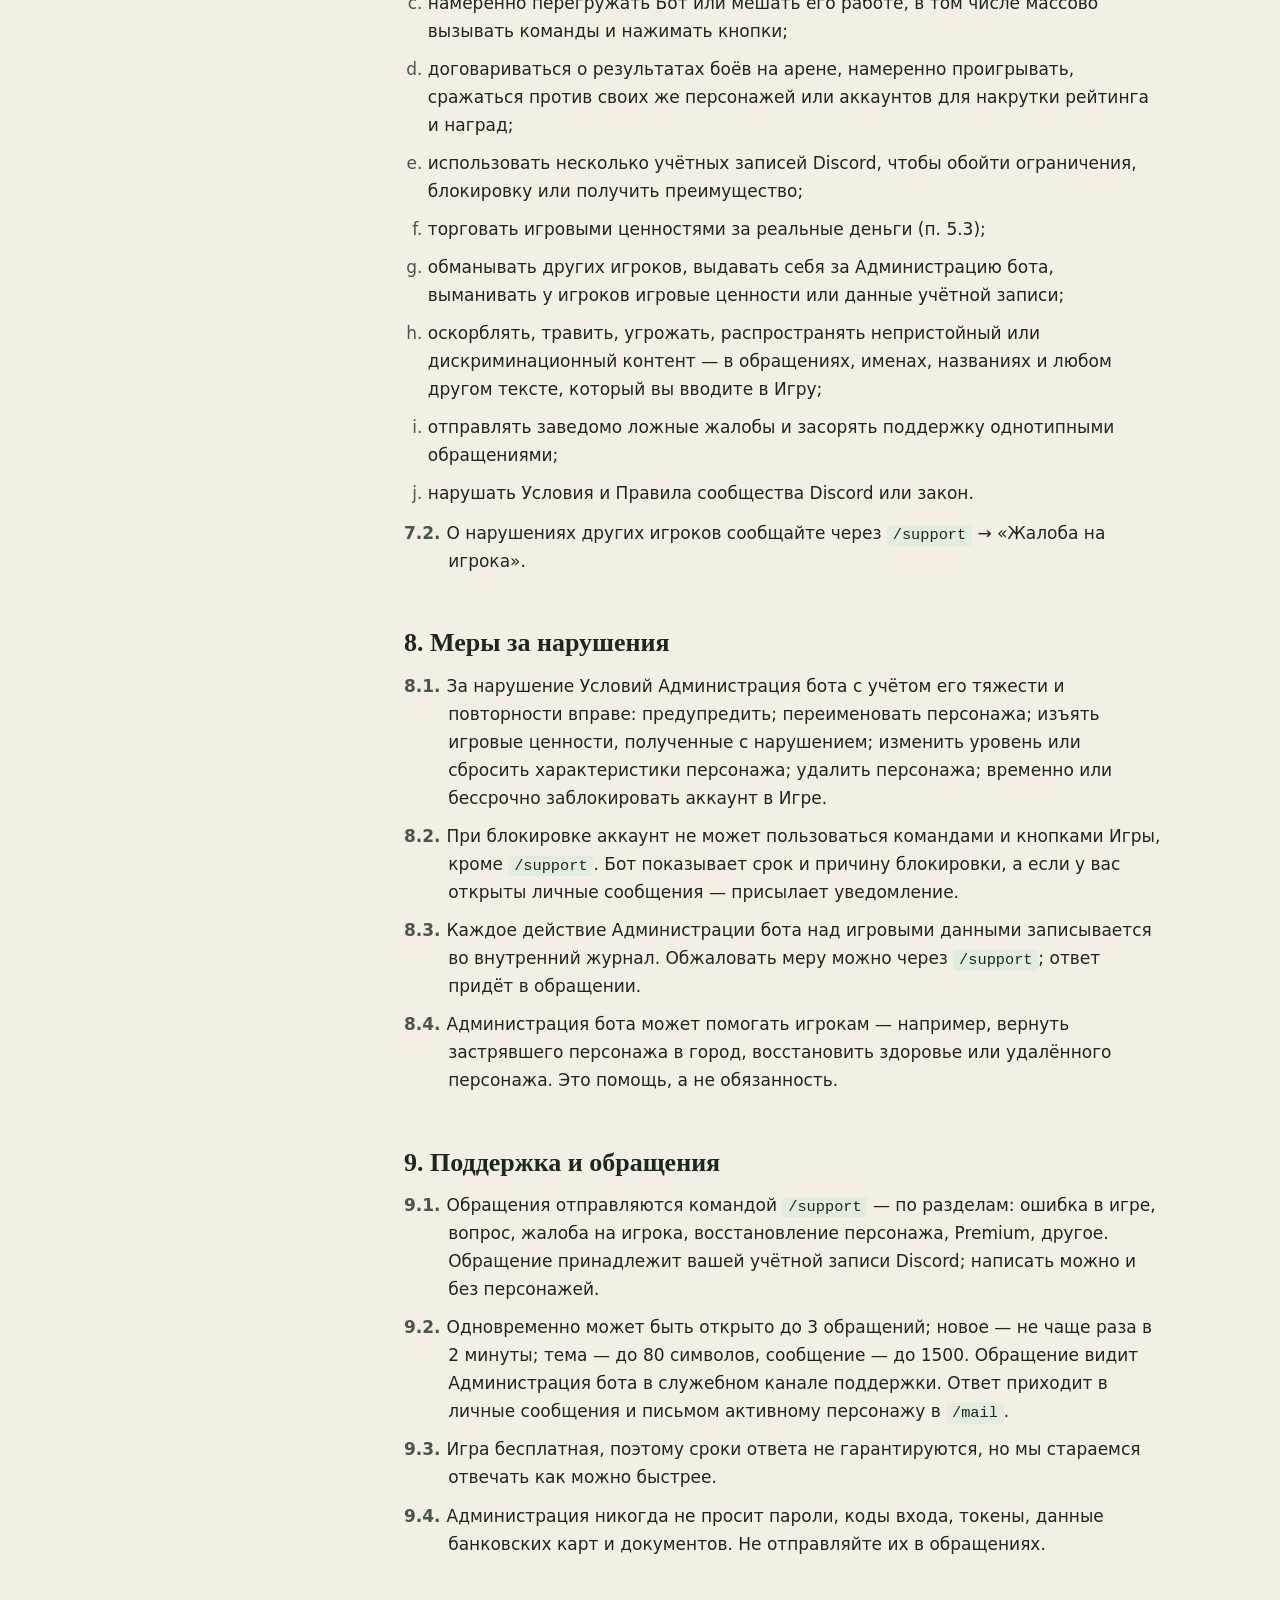
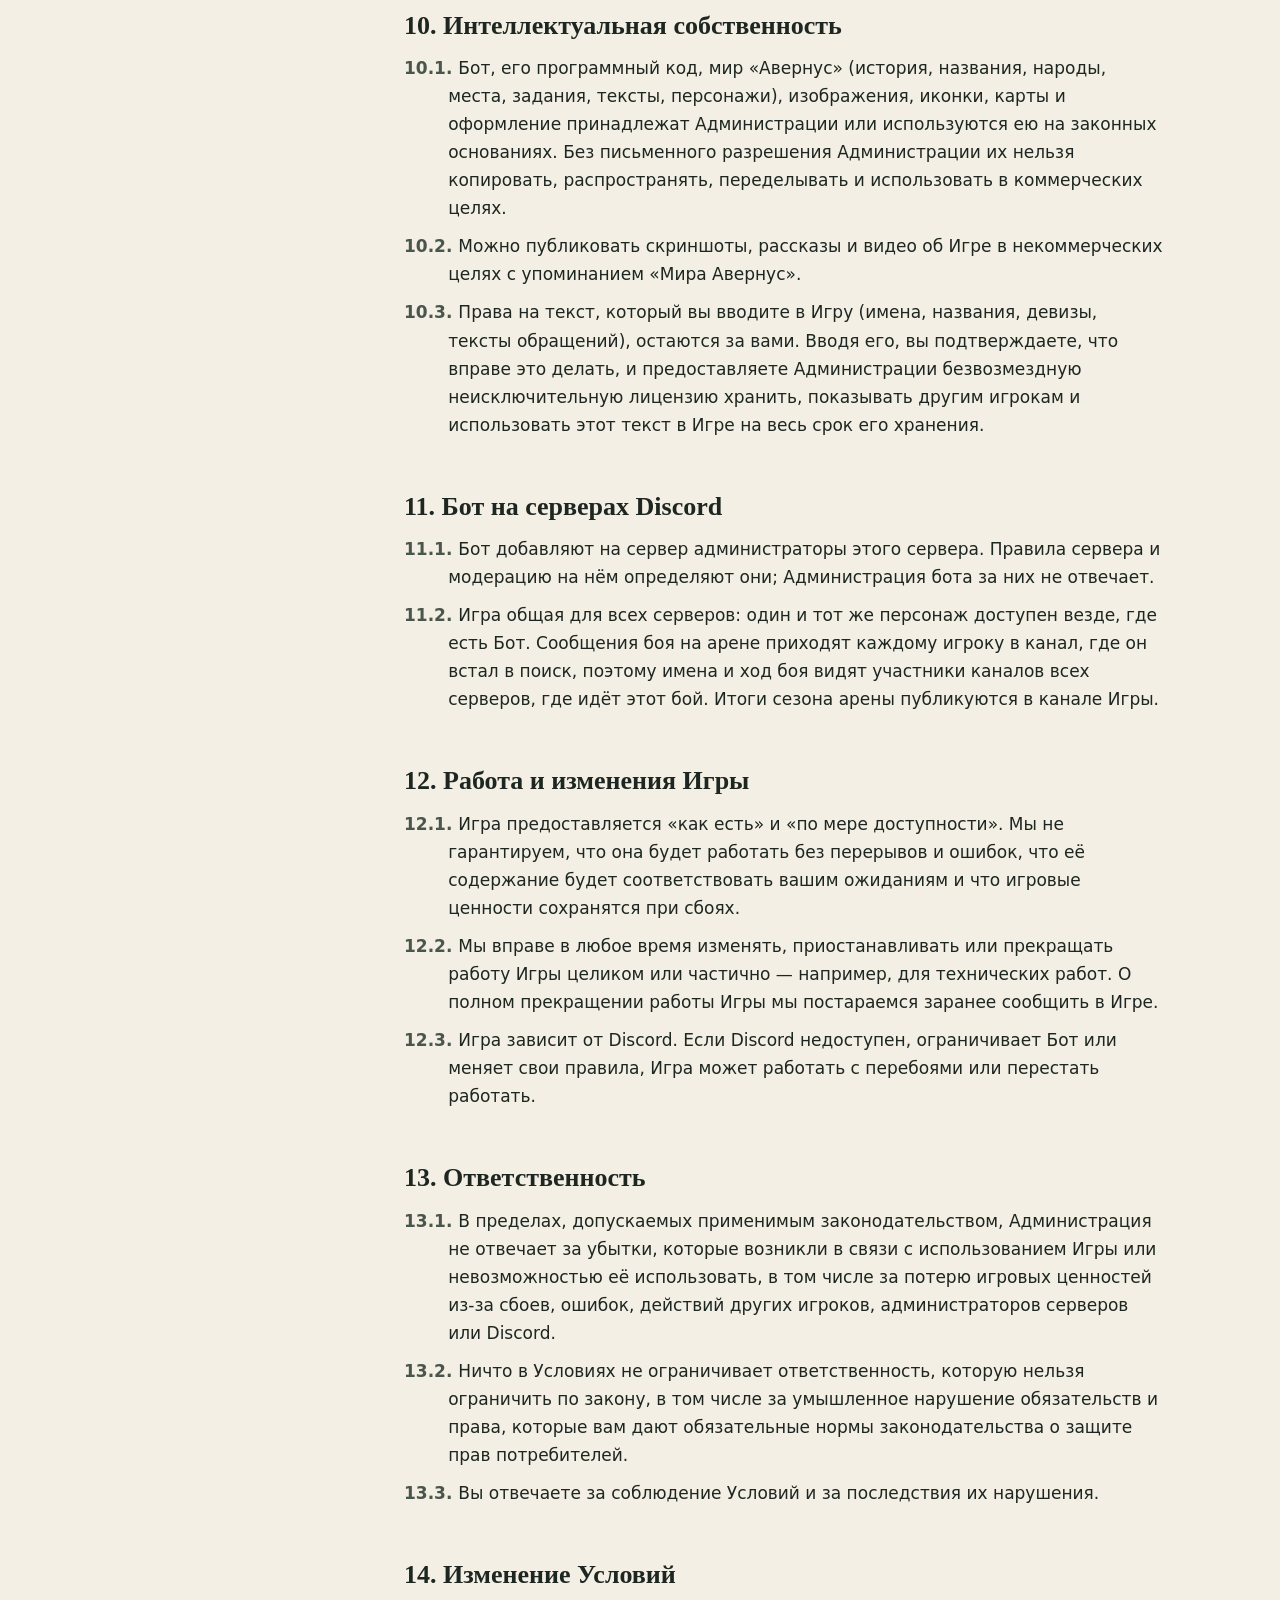
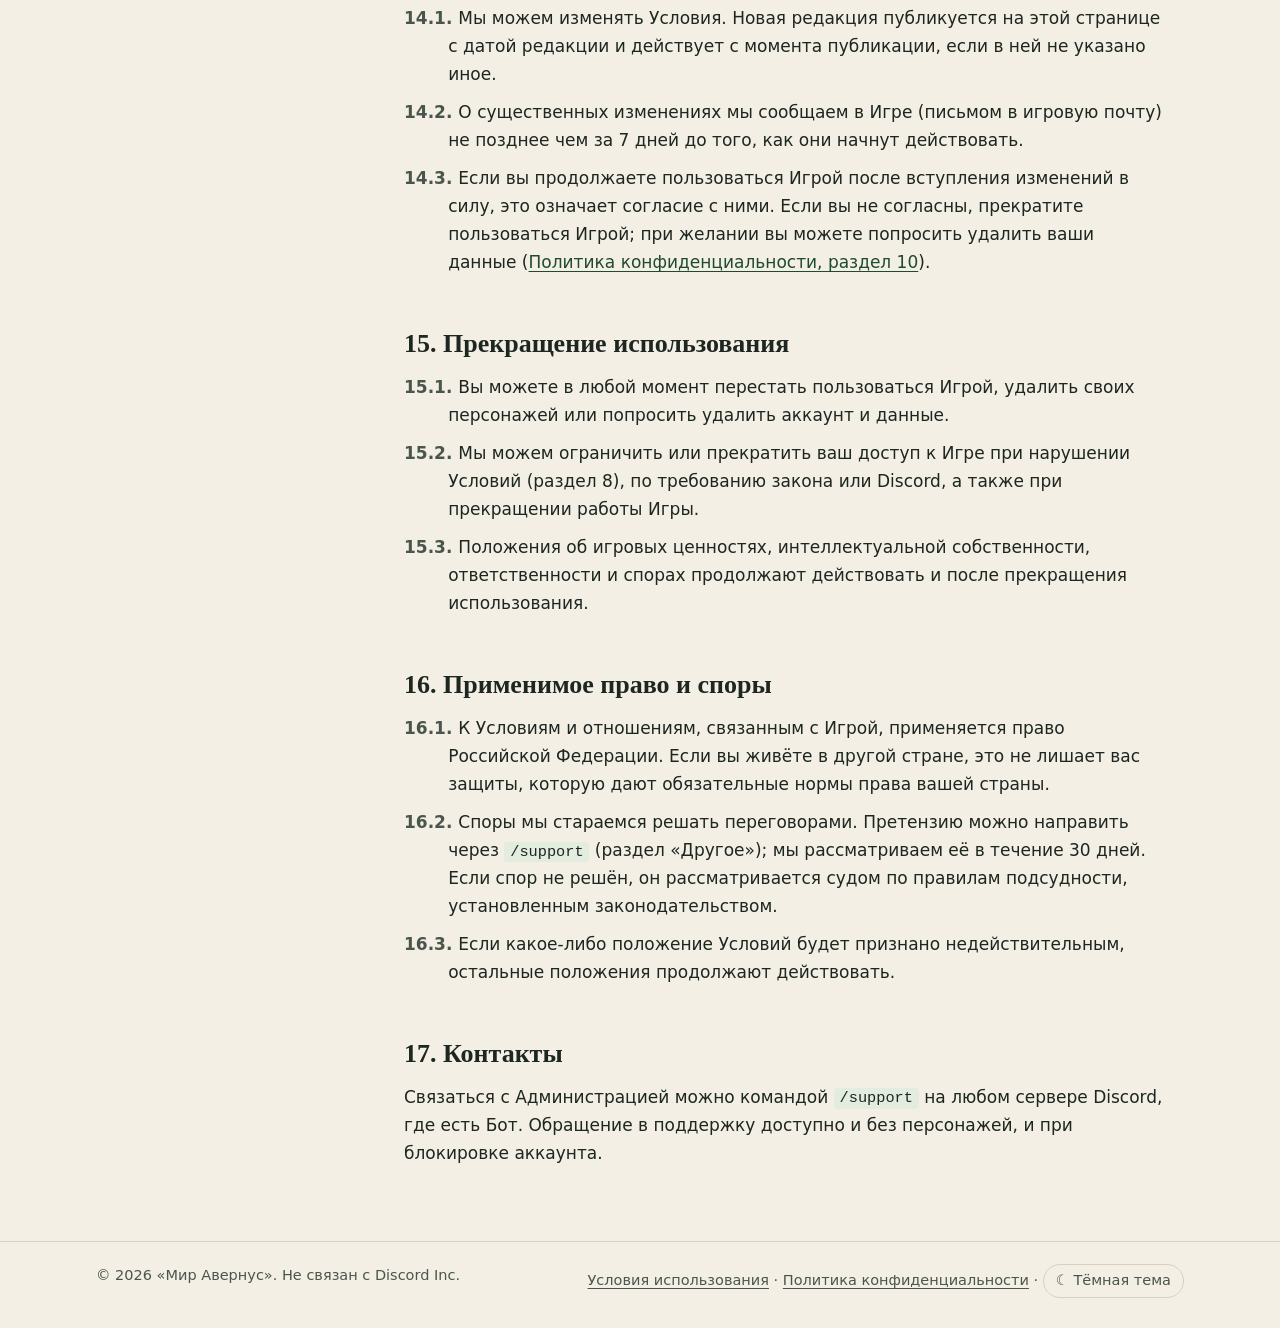
<file: terms/index.html>
<!doctype html>
<html lang="ru">
<head>
<meta charset="utf-8">
<meta name="viewport" content="width=device-width, initial-scale=1">
<title>Условия использования — Мир Авернус</title>
<meta name="description" content="Условия использования Discord-бота «Мир Авернус» — текстовой ролевой игры: аккаунт и персонажи, игровые ценности, Premium, правила поведения, поддержка.">
<link rel="icon" href="data:image/svg+xml,%3Csvg xmlns='http://www.w3.org/2000/svg' viewBox='0 0 32 32'%3E%3Cpath d='M16 2 4 6v9c0 7.2 5 12.6 12 15 7-2.4 12-7.8 12-15V6z' fill='%232f6b45'/%3E%3Cpath d='m17 7-3 7 4 3-3 8' fill='none' stroke='%23e2ecdf' stroke-width='2.2' stroke-linecap='round' stroke-linejoin='round'/%3E%3C/svg%3E">
<link rel="stylesheet" href="../assets/style.css">
<script src="../assets/theme.js"></script>
</head>
<body>
<a class="skip" href="#content">К тексту документа</a>

<header class="hero">
  <div class="hero-inner">
    <div class="topbar">
      <a class="brand" href="../">
        <svg viewBox="0 0 32 32" aria-hidden="true"><path d="M16 2 4 6v9c0 7.2 5 12.6 12 15 7-2.4 12-7.8 12-15V6z" fill="#2f6b45"/><path d="m17 7-3 7 4 3-3 8" fill="none" stroke="#e2ecdf" stroke-width="2.2" stroke-linecap="round" stroke-linejoin="round"/></svg>
        Мир Авернус
      </a>
      <nav class="topnav" aria-label="Документы">
        <a href="../terms/" aria-current="page">Условия использования</a>
        <a href="../privacy/">Политика конфиденциальности</a>
      </nav>
    </div>
    <h1>Условия использования</h1>
    <p class="lead">Правила, на которых вы играете в «Мир Авернус» — текстовую ролевую игру в Discord.</p>
    <p class="meta">Редакция от 19 октября 2026 г. · действует с момента публикации</p>
  </div>
</header>

<div class="layout">
  <aside class="toc" aria-label="Содержание">
    <div class="toc-box">
      <details open>
        <summary>Содержание</summary>
        <ol>
          <li><a href="#general">Общие положения</a></li>
          <li><a href="#terms">Термины</a></li>
          <li><a href="#who">Кто может играть</a></li>
          <li><a href="#account">Аккаунт и персонажи</a></li>
          <li><a href="#values">Игровые ценности</a></li>
          <li><a href="#premium">Premium</a></li>
          <li><a href="#rules">Правила поведения</a></li>
          <li><a href="#measures">Меры за нарушения</a></li>
          <li><a href="#support">Поддержка и обращения</a></li>
          <li><a href="#ip">Интеллектуальная собственность</a></li>
          <li><a href="#servers">Бот на серверах Discord</a></li>
          <li><a href="#availability">Работа и изменения Игры</a></li>
          <li><a href="#liability">Ответственность</a></li>
          <li><a href="#changes">Изменение Условий</a></li>
          <li><a href="#end">Прекращение использования</a></li>
          <li><a href="#law">Применимое право и споры</a></li>
          <li><a href="#contacts">Контакты</a></li>
        </ol>
      </details>
    </div>
  </aside>

  <main id="content" class="doc">

    <h2 id="general">1. Общие положения</h2>
    <p class="clause"><span class="n">1.1.</span>Настоящие Условия использования (далее — «Условия») определяют порядок использования Discord-бота «Мир Авернус» и регулируют отношения между его владельцем и разработчиком (далее — «Администрация», «мы») и любым лицом, которое пользуется ботом (далее — «Игрок», «вы»).</p>
    <p class="clause"><span class="n">1.2.</span>«Мир Авернус» (далее — «Бот», «Игра») — бесплатная текстовая многопользовательская ролевая игра, которая работает внутри платформы Discord: через команды (например, <code>/reg</code>, <code>/profile</code>, <code>/action</code>, <code>/locate</code>, <code>/mail</code>, <code>/support</code>), кнопки, меню и сообщения Бота.</p>
    <p class="clause"><span class="n">1.3.</span>Условия являются публичной офертой (п. 2 ст. 437 Гражданского кодекса РФ). Вы принимаете их полностью и без оговорок (акцепт, п. 3 ст. 438 ГК РФ), когда впервые вызываете команду Бота или нажимаете кнопку в его сообщении — в том числе когда регистрируете персонажа командой <code>/reg</code>. Если вы не согласны с Условиями, не пользуйтесь Ботом.</p>
    <p class="clause"><span class="n">1.4.</span>Как мы обращаемся с вашими данными, описано в <a href="../privacy/">Политике конфиденциальности</a>.</p>
    <p class="clause"><span class="n">1.5.</span>Бот — независимый проект. Он не создан, не одобрен и не поддерживается компанией Discord Inc. Пользуясь Ботом, вы продолжаете пользоваться Discord и обязаны соблюдать <a href="https://discord.com/terms" rel="noopener">Условия использования Discord</a> и <a href="https://discord.com/guidelines" rel="noopener">Правила сообщества Discord</a>.</p>
    <p class="clause"><span class="n">1.6.</span>Игра находится в стадии открытого бета-тестирования. В этот период возможны ошибки, перерывы в работе, частые изменения правил, баланса и содержания Игры.</p>

    <h2 id="terms">2. Термины</h2>
    <dl class="def">
      <dt>Аккаунт</dt>
      <dd>Запись в Игре, привязанная к вашей учётной записи Discord (по её идентификатору). На аккаунте хранятся ваши персонажи, статус Premium и настройки конфиденциальности.</dd>
      <dt>Персонаж</dt>
      <dd>Игровой герой, которого вы создаёте командой <code>/reg</code>: имя, народ, путь силы (класс), уровень, характеристики, снаряжение и прогресс. Активный персонаж — тот, за которого вы сейчас играете.</dd>
      <dt>Игровые ценности</dt>
      <dd>Серебро, предметы, опыт, уровни, способности, репутация, рейтинг арены, вклад в гильдию, письма с вложениями, Premium-возможности и любые другие объекты и показатели внутри Игры.</dd>
      <dt>Premium</dt>
      <dd>Расширенные возможности аккаунта, описанные в разделе 6.</dd>
      <dt>Администрация бота</dt>
      <dd>Владелец Бота и назначенные им помощники с уровнями доступа Support, Administrator и Head Administrator. Уровни назначаются внутри Бота и не зависят от ролей на серверах Discord.</dd>
      <dt>Обращение</dt>
      <dd>Сообщение в поддержку, отправленное командой <code>/support</code>.</dd>
    </dl>

    <h2 id="who">3. Кто может играть</h2>
    <p class="clause"><span class="n">3.1.</span>Пользоваться Ботом можно, если вы достигли минимального возраста, который Условия Discord устанавливают для вашей страны (не менее 13 лет, а в некоторых странах — больше).</p>
    <p class="clause"><span class="n">3.2.</span>Если вам меньше 18 лет (или меньше возраста совершеннолетия в вашей стране), вы подтверждаете, что ваши родители или иные законные представители знают о том, что вы пользуетесь Ботом, и согласны с этими Условиями.</p>
    <p class="clause"><span class="n">3.3.</span>Нельзя пользоваться Игрой, если ваш аккаунт в ней заблокирован (раздел 8), кроме обращения в поддержку для обжалования блокировки.</p>

    <h2 id="account">4. Аккаунт и персонажи</h2>
    <p class="clause"><span class="n">4.1.</span>Аккаунт создаётся автоматически при первом использовании Бота и привязан к вашей учётной записи Discord. Вы отвечаете за всё, что делается в Игре с вашей учётной записи Discord, и за её сохранность.</p>
    <p class="clause"><span class="n">4.2.</span>На аккаунте может быть до 3 персонажей, с Premium — до 5. Если Premium закончился, персонажи в 4-м и 5-м слотах не удаляются, но их нельзя выбрать активными, пока Premium не вернётся.</p>
    <p class="clause"><span class="n">4.3.</span>Имя персонажа вы выбираете сами; оно уникально во всём мире Игры. Запрещены имена, которые:</p>
    <ul>
      <li>оскорбительны, непристойны, разжигают вражду или дискриминацию, призывают к насилию;</li>
      <li>содержат рекламу, ссылки, контакты или призывы перейти куда-либо;</li>
      <li>выдают вас за Администрацию бота, Discord или другое реальное лицо;</li>
      <li>нарушают права третьих лиц, в том числе на товарные знаки.</li>
    </ul>
    <p class="clause"><span class="n">4.4.</span>Те же требования действуют для любого другого текста, который вы вводите в Игру: названий, знаков и девизов гильдий, названий наборов способностей, текстов обращений. Администрация вправе переименовать персонажа или изменить такой текст; о новом имени персонажа приходит письмо в игровую почту.</p>
    <p class="clause"><span class="n">4.5.</span>Вы можете удалить персонажа сами (в меню <code>/switch</code>). Удалённый персонаж хранится 14 дней, и в этот срок его можно вернуть через <code>/support</code> → «Восстановить персонажа», если свободны его имя и подходящий слот. После 14 дней персонаж и всё, что с ним связано, удаляются безвозвратно. При удалении персонаж выходит из группы, гильдии и поиска на арене, его лоты на аукционе снимаются; при восстановлении это не возвращается.</p>
    <p class="clause"><span class="n">4.6.</span>Передавать персонажа на другую учётную запись Discord может только Администрация бота — по обращению владельца персонажа. Продавать, покупать или передавать учётные записи Discord ради игровых аккаунтов и персонажей запрещено.</p>

    <h2 id="values">5. Игровые ценности</h2>
    <p class="clause"><span class="n">5.1.</span>Игровые ценности — это элементы программы. Они не являются деньгами, имуществом или иными объектами гражданских прав, не имеют денежной стоимости, не обмениваются на деньги и не компенсируются в денежной форме — ни при удалении персонажа, ни при блокировке, ни при прекращении работы Игры. Вы получаете ограниченное, отзывное и непередаваемое право пользоваться ими в Игре на этих Условиях.</p>
    <p class="clause"><span class="n">5.2.</span>Обмениваться игровыми ценностями с другими игроками можно только средствами самой Игры (аукцион, казна гильдии и другие механики, которые есть в Игре).</p>
    <p class="clause"><span class="n">5.3.</span>Запрещено покупать и продавать за реальные деньги или иные ценности вне Игры серебро, предметы, персонажей, аккаунты, услуги прокачки и любые другие игровые ценности — напрямую или через третьих лиц.</p>
    <p class="clause"><span class="n">5.4.</span>Администрация вправе менять игровой баланс и содержание Игры: характеристики, способности, награды, цены, рецепты, задания, правила арены и гильдий. Такие изменения не являются основанием для компенсации.</p>
    <p class="clause"><span class="n">5.5.</span>Игровые ценности, полученные из-за ошибки Бота, сбоя или с нарушением Условий, могут быть изъяты или исправлены.</p>
    <p class="clause"><span class="n">5.6.</span>В период бета-тестирования возможен сброс части или всего игрового прогресса. Мы постараемся заранее сообщить о нём в Игре.</p>

    <h2 id="premium">6. Premium</h2>
    <p class="clause"><span class="n">6.1.</span>Premium — расширенные возможности аккаунта. Сейчас это: до 5 персонажей вместо 3; седло «Небесная роскошь» (одно на аккаунт), с которым дороги проходятся быстрее; тренировочный манекен в любой локации, а не только в столицах; возможность закрыть профили своих персонажей; создание гильдии персонажем 15-го уровня и выше. Набор возможностей может меняться.</p>
    <p class="clause"><span class="n">6.2.</span>Сейчас Premium не продаётся. Администрация не принимает оплату и зачисляет Premium по своему усмотрению — на срок или бессрочно. О зачислении приходит письмо в игровую почту.</p>
    <p class="clause"><span class="n">6.3.</span>Никто, кроме Администрации, не вправе продавать или выдавать Premium. Предложение купить Premium, серебро или предметы у кого-то другого — мошенничество; сообщите о нём через <code>/support</code>.</p>
    <p class="clause"><span class="n">6.4.</span>Когда срок Premium заканчивается или Premium отключается, ничего не удаляется, но возможности перестают действовать: персонажи в 4-м и 5-м слотах замораживаются, седло не ускоряет, закрытые профили снова видны другим игрокам, а гильдия, глава которой без Premium, не может покупать уровни и улучшения и менять герб, девиз, цель недели и сложность босса.</p>
    <p class="clause"><span class="n">6.5.</span>Если Premium станет платным, условия покупки, цена и порядок возврата будут опубликованы отдельно до начала продаж и будут соответствовать законодательству о защите прав потребителей.</p>

    <h2 id="rules">7. Правила поведения</h2>
    <p class="clause"><span class="n">7.1.</span>В Игре запрещено:</p>
    <ol type="a">
      <li>намеренно использовать ошибки и уязвимости Бота — о них нужно сообщать через <code>/support</code> → «Ошибка в игре»;</li>
      <li>автоматизировать игру: скрипты, макросы, автокликеры, селф-боты и другие программы, которые вызывают команды или нажимают кнопки за вас;</li>
      <li>намеренно перегружать Бот или мешать его работе, в том числе массово вызывать команды и нажимать кнопки;</li>
      <li>договариваться о результатах боёв на арене, намеренно проигрывать, сражаться против своих же персонажей или аккаунтов для накрутки рейтинга и наград;</li>
      <li>использовать несколько учётных записей Discord, чтобы обойти ограничения, блокировку или получить преимущество;</li>
      <li>торговать игровыми ценностями за реальные деньги (п. 5.3);</li>
      <li>обманывать других игроков, выдавать себя за Администрацию бота, выманивать у игроков игровые ценности или данные учётной записи;</li>
      <li>оскорблять, травить, угрожать, распространять непристойный или дискриминационный контент — в обращениях, именах, названиях и любом другом тексте, который вы вводите в Игру;</li>
      <li>отправлять заведомо ложные жалобы и засорять поддержку однотипными обращениями;</li>
      <li>нарушать Условия и Правила сообщества Discord или закон.</li>
    </ol>
    <p class="clause"><span class="n">7.2.</span>О нарушениях других игроков сообщайте через <code>/support</code> → «Жалоба на игрока».</p>

    <h2 id="measures">8. Меры за нарушения</h2>
    <p class="clause"><span class="n">8.1.</span>За нарушение Условий Администрация бота с учётом его тяжести и повторности вправе: предупредить; переименовать персонажа; изъять игровые ценности, полученные с нарушением; изменить уровень или сбросить характеристики персонажа; удалить персонажа; временно или бессрочно заблокировать аккаунт в Игре.</p>
    <p class="clause"><span class="n">8.2.</span>При блокировке аккаунт не может пользоваться командами и кнопками Игры, кроме <code>/support</code>. Бот показывает срок и причину блокировки, а если у вас открыты личные сообщения — присылает уведомление.</p>
    <p class="clause"><span class="n">8.3.</span>Каждое действие Администрации бота над игровыми данными записывается во внутренний журнал. Обжаловать меру можно через <code>/support</code>; ответ придёт в обращении.</p>
    <p class="clause"><span class="n">8.4.</span>Администрация бота может помогать игрокам — например, вернуть застрявшего персонажа в город, восстановить здоровье или удалённого персонажа. Это помощь, а не обязанность.</p>

    <h2 id="support">9. Поддержка и обращения</h2>
    <p class="clause"><span class="n">9.1.</span>Обращения отправляются командой <code>/support</code> — по разделам: ошибка в игре, вопрос, жалоба на игрока, восстановление персонажа, Premium, другое. Обращение принадлежит вашей учётной записи Discord; написать можно и без персонажей.</p>
    <p class="clause"><span class="n">9.2.</span>Одновременно может быть открыто до 3 обращений; новое — не чаще раза в 2 минуты; тема — до 80 символов, сообщение — до 1500. Обращение видит Администрация бота в служебном канале поддержки. Ответ приходит в личные сообщения и письмом активному персонажу в <code>/mail</code>.</p>
    <p class="clause"><span class="n">9.3.</span>Игра бесплатная, поэтому сроки ответа не гарантируются, но мы стараемся отвечать как можно быстрее.</p>
    <p class="clause"><span class="n">9.4.</span>Администрация никогда не просит пароли, коды входа, токены, данные банковских карт и документов. Не отправляйте их в обращениях.</p>

    <h2 id="ip">10. Интеллектуальная собственность</h2>
    <p class="clause"><span class="n">10.1.</span>Бот, его программный код, мир «Авернус» (история, названия, народы, места, задания, тексты, персонажи), изображения, иконки, карты и оформление принадлежат Администрации или используются ею на законных основаниях. Без письменного разрешения Администрации их нельзя копировать, распространять, переделывать и использовать в коммерческих целях.</p>
    <p class="clause"><span class="n">10.2.</span>Можно публиковать скриншоты, рассказы и видео об Игре в некоммерческих целях с упоминанием «Мира Авернус».</p>
    <p class="clause"><span class="n">10.3.</span>Права на текст, который вы вводите в Игру (имена, названия, девизы, тексты обращений), остаются за вами. Вводя его, вы подтверждаете, что вправе это делать, и предоставляете Администрации безвозмездную неисключительную лицензию хранить, показывать другим игрокам и использовать этот текст в Игре на весь срок его хранения.</p>

    <h2 id="servers">11. Бот на серверах Discord</h2>
    <p class="clause"><span class="n">11.1.</span>Бот добавляют на сервер администраторы этого сервера. Правила сервера и модерацию на нём определяют они; Администрация бота за них не отвечает.</p>
    <p class="clause"><span class="n">11.2.</span>Игра общая для всех серверов: один и тот же персонаж доступен везде, где есть Бот. Сообщения боя на арене приходят каждому игроку в канал, где он встал в поиск, поэтому имена и ход боя видят участники каналов всех серверов, где идёт этот бой. Итоги сезона арены публикуются в канале Игры.</p>

    <h2 id="availability">12. Работа и изменения Игры</h2>
    <p class="clause"><span class="n">12.1.</span>Игра предоставляется «как есть» и «по мере доступности». Мы не гарантируем, что она будет работать без перерывов и ошибок, что её содержание будет соответствовать вашим ожиданиям и что игровые ценности сохранятся при сбоях.</p>
    <p class="clause"><span class="n">12.2.</span>Мы вправе в любое время изменять, приостанавливать или прекращать работу Игры целиком или частично — например, для технических работ. О полном прекращении работы Игры мы постараемся заранее сообщить в Игре.</p>
    <p class="clause"><span class="n">12.3.</span>Игра зависит от Discord. Если Discord недоступен, ограничивает Бот или меняет свои правила, Игра может работать с перебоями или перестать работать.</p>

    <h2 id="liability">13. Ответственность</h2>
    <p class="clause"><span class="n">13.1.</span>В пределах, допускаемых применимым законодательством, Администрация не отвечает за убытки, которые возникли в связи с использованием Игры или невозможностью её использовать, в том числе за потерю игровых ценностей из-за сбоев, ошибок, действий других игроков, администраторов серверов или Discord.</p>
    <p class="clause"><span class="n">13.2.</span>Ничто в Условиях не ограничивает ответственность, которую нельзя ограничить по закону, в том числе за умышленное нарушение обязательств и права, которые вам дают обязательные нормы законодательства о защите прав потребителей.</p>
    <p class="clause"><span class="n">13.3.</span>Вы отвечаете за соблюдение Условий и за последствия их нарушения.</p>

    <h2 id="changes">14. Изменение Условий</h2>
    <p class="clause"><span class="n">14.1.</span>Мы можем изменять Условия. Новая редакция публикуется на этой странице с датой редакции и действует с момента публикации, если в ней не указано иное.</p>
    <p class="clause"><span class="n">14.2.</span>О существенных изменениях мы сообщаем в Игре (письмом в игровую почту) не позднее чем за 7 дней до того, как они начнут действовать.</p>
    <p class="clause"><span class="n">14.3.</span>Если вы продолжаете пользоваться Игрой после вступления изменений в силу, это означает согласие с ними. Если вы не согласны, прекратите пользоваться Игрой; при желании вы можете попросить удалить ваши данные (<a href="../privacy/#rights">Политика конфиденциальности, раздел 10</a>).</p>

    <h2 id="end">15. Прекращение использования</h2>
    <p class="clause"><span class="n">15.1.</span>Вы можете в любой момент перестать пользоваться Игрой, удалить своих персонажей или попросить удалить аккаунт и данные.</p>
    <p class="clause"><span class="n">15.2.</span>Мы можем ограничить или прекратить ваш доступ к Игре при нарушении Условий (раздел 8), по требованию закона или Discord, а также при прекращении работы Игры.</p>
    <p class="clause"><span class="n">15.3.</span>Положения об игровых ценностях, интеллектуальной собственности, ответственности и спорах продолжают действовать и после прекращения использования.</p>

    <h2 id="law">16. Применимое право и споры</h2>
    <p class="clause"><span class="n">16.1.</span>К Условиям и отношениям, связанным с Игрой, применяется право Российской Федерации. Если вы живёте в другой стране, это не лишает вас защиты, которую дают обязательные нормы права вашей страны.</p>
    <p class="clause"><span class="n">16.2.</span>Споры мы стараемся решать переговорами. Претензию можно направить через <code>/support</code> (раздел «Другое»); мы рассматриваем её в течение 30 дней. Если спор не решён, он рассматривается судом по правилам подсудности, установленным законодательством.</p>
    <p class="clause"><span class="n">16.3.</span>Если какое-либо положение Условий будет признано недействительным, остальные положения продолжают действовать.</p>

    <h2 id="contacts">17. Контакты</h2>
    <p>Связаться с Администрацией можно командой <code>/support</code> на любом сервере Discord, где есть Бот. Обращение в поддержку доступно и без персонажей, и при блокировке аккаунта.</p>
  </main>
</div>

<footer class="footer">
  <div class="footer-inner">
    <span>© 2026 «Мир Авернус». Не связан с Discord Inc.</span>
    <span><a href="../terms/">Условия использования</a> · <a href="../privacy/">Политика конфиденциальности</a> · <button class="theme-toggle" type="button">Тема</button></span>
  </div>
</footer>
</body>
</html>
</file>
<file: assets/style.css>
/* Мир Авернус — правовые страницы. Без внешних шрифтов и скриптов: сайт ничего не грузит со сторонних доменов. */

:root {
  --bg: #f3efe4;
  --surface: #fbf8f1;
  --ink: #1d2620;
  --ink-soft: #4a564d;
  --line: #d9d1bd;
  --accent: #2f6b45;
  --accent-ink: #1f4a30;
  --accent-soft: #e2ecdf;
  --note-bg: #efe6cf;
  --note-line: #c9b37a;
  --shadow: 0 1px 2px rgba(29, 38, 32, .06), 0 8px 24px rgba(29, 38, 32, .06);
  --serif: "Iowan Old Style", "Palatino Linotype", Palatino, "Book Antiqua", Georgia, "Times New Roman", serif;
  --sans: system-ui, -apple-system, "Segoe UI", Roboto, "Helvetica Neue", Arial, sans-serif;
  --radius: 10px;
  color-scheme: light;
}

@media (prefers-color-scheme: dark) {
  :root:not([data-theme="light"]) {
    --bg: #0c120e;
    --surface: #121a15;
    --ink: #e4e9e2;
    --ink-soft: #a3b1a6;
    --line: #26332b;
    --accent: #6fcf8e;
    --accent-ink: #9be0b0;
    --accent-soft: #17281d;
    --note-bg: #1f1d14;
    --note-line: #6d5f33;
    --shadow: 0 1px 2px rgba(0, 0, 0, .4), 0 8px 24px rgba(0, 0, 0, .35);
    color-scheme: dark;
  }
}

:root[data-theme="dark"] {
  --bg: #0c120e;
  --surface: #121a15;
  --ink: #e4e9e2;
  --ink-soft: #a3b1a6;
  --line: #26332b;
  --accent: #6fcf8e;
  --accent-ink: #9be0b0;
  --accent-soft: #17281d;
  --note-bg: #1f1d14;
  --note-line: #6d5f33;
  --shadow: 0 1px 2px rgba(0, 0, 0, .4), 0 8px 24px rgba(0, 0, 0, .35);
  color-scheme: dark;
}

*, *::before, *::after { box-sizing: border-box; }

html { -webkit-text-size-adjust: 100%; scroll-behavior: smooth; }
@media (prefers-reduced-motion: reduce) { html { scroll-behavior: auto; } }

body {
  margin: 0;
  background: var(--bg);
  color: var(--ink);
  font: 17px/1.65 var(--sans);
  overflow-wrap: break-word;
}

a { color: var(--accent-ink); text-underline-offset: .18em; text-decoration-thickness: 1px; }
a:hover { text-decoration-thickness: 2px; }
:focus-visible { outline: 3px solid var(--accent); outline-offset: 2px; border-radius: 3px; }

.skip { position: absolute; left: -999px; top: 0; padding: 8px 14px; background: var(--surface); z-index: 10; }
.skip:focus { left: 16px; top: 16px; }

/* --- Шапка ---------------------------------------------------------------- */

.hero {
  position: relative;
  color: #eef3ec;
  background: #0c120e url("banner-small.jpg") center 35% / cover no-repeat;
  isolation: isolate;
}
@media (min-width: 700px) { .hero { background-image: url("banner.jpg"); } }
.hero::before {
  content: "";
  position: absolute; inset: 0; z-index: -1;
  background: linear-gradient(180deg, rgba(8, 14, 10, .55) 0%, rgba(8, 14, 10, .78) 60%, rgba(8, 14, 10, .94) 100%);
}
.hero-inner { max-width: 1120px; margin: 0 auto; padding: 18px 16px 40px; }
.hero--home .hero-inner { padding-bottom: 72px; }

.topbar { display: flex; align-items: center; justify-content: space-between; gap: 12px; flex-wrap: wrap; }
.brand {
  display: inline-flex; align-items: center; gap: 10px;
  color: inherit; text-decoration: none;
  font-family: var(--serif); font-size: 19px; letter-spacing: .02em;
}
.brand svg { width: 28px; height: 28px; flex: none; }
.topnav { display: flex; gap: 4px; flex-wrap: wrap; }
.topnav a {
  color: #dbe6dc; text-decoration: none; font-size: 15px;
  padding: 6px 12px; border-radius: 999px;
}
.topnav a:hover { background: rgba(255, 255, 255, .1); }
.topnav a[aria-current="page"] { background: rgba(111, 207, 142, .2); color: #fff; }

.hero h1 {
  font-family: var(--serif); font-weight: 600;
  font-size: clamp(30px, 5.2vw, 50px); line-height: 1.12;
  margin: 44px 0 12px; max-width: 18em;
  text-wrap: balance;
}
.hero--home h1 { margin-top: 72px; }
.hero .lead { margin: 0; max-width: 40em; color: #cbd8cd; font-size: 18px; }
.hero .meta { margin: 18px 0 0; color: #aebcb0; font-size: 14px; }

/* --- Главная -------------------------------------------------------------- */

.home { max-width: 1120px; margin: -40px auto 0; padding: 0 16px 56px; position: relative; }
.cards { display: grid; gap: 16px; grid-template-columns: 1fr; }
@media (min-width: 760px) { .cards { grid-template-columns: 1fr 1fr; } }
.card {
  display: block; text-decoration: none; color: inherit;
  background: var(--surface); border: 1px solid var(--line); border-radius: var(--radius);
  padding: 24px 24px 22px; box-shadow: var(--shadow);
  transition: transform .15s ease, border-color .15s ease;
}
.card:hover { transform: translateY(-2px); border-color: var(--accent); }
.card h2 { font-family: var(--serif); font-size: 25px; margin: 0 0 6px; color: var(--ink); }
.card p { margin: 0 0 14px; color: var(--ink-soft); }
.card .more { color: var(--accent-ink); font-weight: 600; font-size: 15px; }
.facts { margin: 36px 0 0; display: grid; gap: 12px; grid-template-columns: 1fr; }
@media (min-width: 760px) { .facts { grid-template-columns: repeat(3, 1fr); } }
.fact { padding: 16px 18px; border-left: 3px solid var(--accent); background: var(--accent-soft); border-radius: 0 var(--radius) var(--radius) 0; }
.fact strong { display: block; margin-bottom: 2px; }
.fact span { color: var(--ink-soft); font-size: 15px; }

/* --- Документ ------------------------------------------------------------- */

.layout { max-width: 1120px; margin: 0 auto; padding: 32px 16px 64px; display: grid; gap: 32px; grid-template-columns: minmax(0, 1fr); }
@media (min-width: 980px) { .layout { grid-template-columns: 260px minmax(0, 1fr); gap: 48px; } }

.toc { font-size: 15px; }
.toc-box { border: 1px solid var(--line); border-radius: var(--radius); background: var(--surface); padding: 6px 4px; }
.toc summary { cursor: pointer; padding: 10px 14px; font-weight: 600; list-style: none; }
.toc summary::-webkit-details-marker { display: none; }
.toc summary::after { content: "▾"; float: right; color: var(--ink-soft); }
.toc details[open] summary::after { content: "▴"; }
.toc ol { margin: 0; padding: 0 8px 10px 32px; }
.toc li { margin: 3px 0; color: var(--ink-soft); }
.toc a { color: var(--ink-soft); text-decoration: none; }
.toc a:hover { color: var(--accent-ink); text-decoration: underline; }
@media (min-width: 980px) {
  .toc { position: sticky; top: 20px; align-self: start; max-height: calc(100vh - 40px); overflow: auto; }
  .toc summary { pointer-events: none; }
  .toc summary::after { content: none; }
}

.doc { max-width: 760px; }
.doc h2 {
  font-family: var(--serif); font-weight: 600; font-size: 26px; line-height: 1.25;
  margin: 44px 0 12px; padding-top: 8px; scroll-margin-top: 16px;
}
.doc h2:first-of-type { margin-top: 8px; }
.doc h3 { font-size: 18px; margin: 26px 0 8px; }
.doc p, .doc li { margin: 0 0 10px; }
.doc ol, .doc ul { padding-left: 1.4em; margin: 0 0 12px; }
.doc li::marker { color: var(--ink-soft); }
.doc .n { font-variant-numeric: tabular-nums; color: var(--ink-soft); margin-right: .35em; font-weight: 600; }
.doc p.clause { padding-left: 2.6em; text-indent: -2.6em; }
.doc code, .doc kbd {
  font: .9em ui-monospace, "Cascadia Mono", Consolas, monospace;
  background: var(--accent-soft); padding: .08em .38em; border-radius: 4px; white-space: nowrap;
}

.summary {
  border: 1px solid var(--line); border-radius: var(--radius); background: var(--surface);
  padding: 18px 20px 8px; margin: 0 0 8px; box-shadow: var(--shadow);
}
.summary h2 { margin: 0 0 10px !important; font-size: 21px; padding: 0; }
.summary ul { padding-left: 1.2em; }

.note {
  background: var(--note-bg); border-left: 3px solid var(--note-line);
  border-radius: 0 var(--radius) var(--radius) 0; padding: 12px 16px; margin: 14px 0;
}
.note p:last-child { margin-bottom: 0; }

.table-wrap { overflow-x: auto; margin: 10px 0 18px; border: 1px solid var(--line); border-radius: var(--radius); background: var(--surface); }
table { border-collapse: collapse; width: 100%; font-size: 15.5px; line-height: 1.5; }
th, td { text-align: left; vertical-align: top; padding: 10px 14px; border-bottom: 1px solid var(--line); }
th { font-weight: 600; background: var(--accent-soft); }
tr:last-child td { border-bottom: 0; }
td:first-child { min-width: 10em; }

.def { margin: 0 0 12px; }
.def dt { font-weight: 600; }
.def dd { margin: 0 0 10px; color: var(--ink); }

/* --- Подвал --------------------------------------------------------------- */

.footer { border-top: 1px solid var(--line); color: var(--ink-soft); font-size: 14.5px; }
.footer-inner { max-width: 1120px; margin: 0 auto; padding: 22px 16px 30px; display: flex; flex-wrap: wrap; gap: 8px 24px; justify-content: space-between; }
.footer a { color: var(--ink-soft); }
.theme-toggle {
  font: inherit; color: var(--ink-soft); background: none; border: 1px solid var(--line);
  border-radius: 999px; padding: 4px 12px; cursor: pointer;
}
.theme-toggle:hover { color: var(--ink); border-color: var(--ink-soft); }

@media print {
  .hero { background: none !important; color: #000; }
  .hero::before, .topnav, .toc, .footer, .skip { display: none !important; }
  .hero .lead, .hero .meta { color: #333; }
  .layout { display: block; padding: 0; }
  body { font-size: 12pt; background: #fff; color: #000; }
  a { color: #000; }
}
</file>
